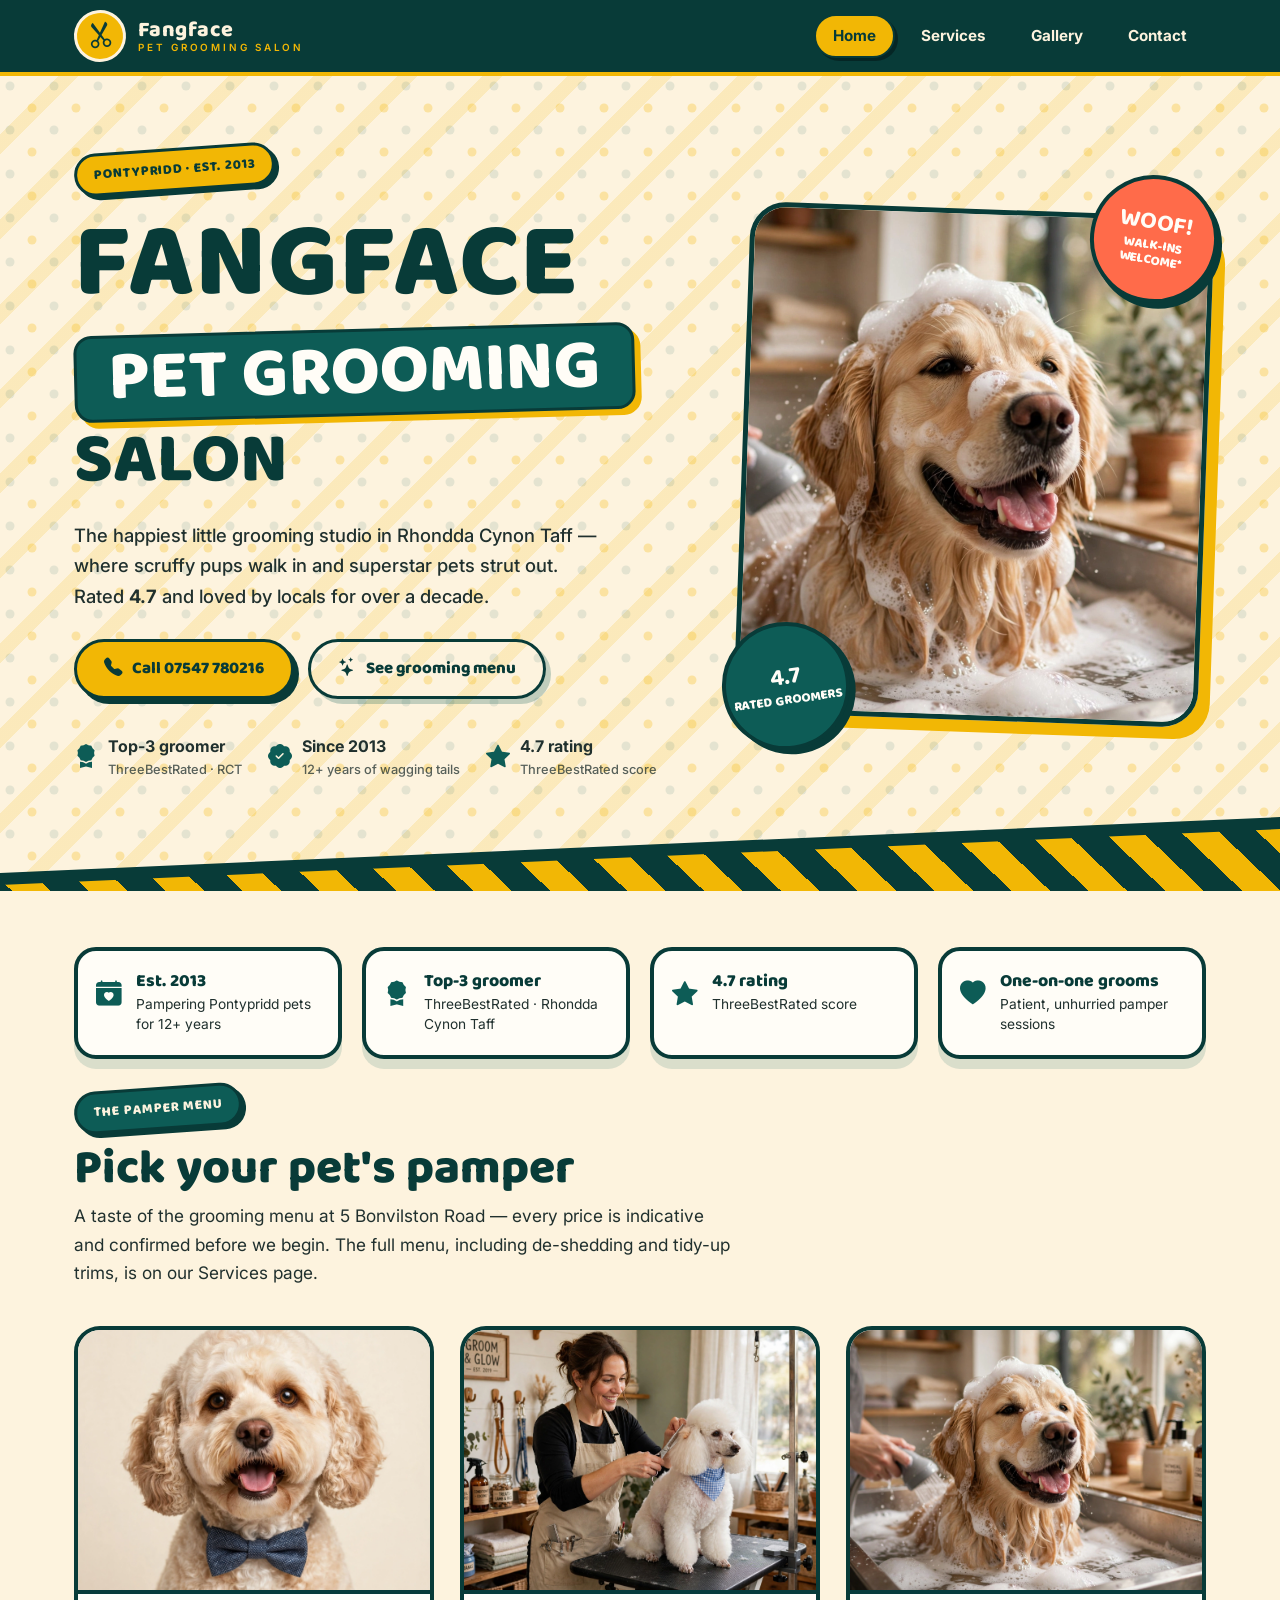
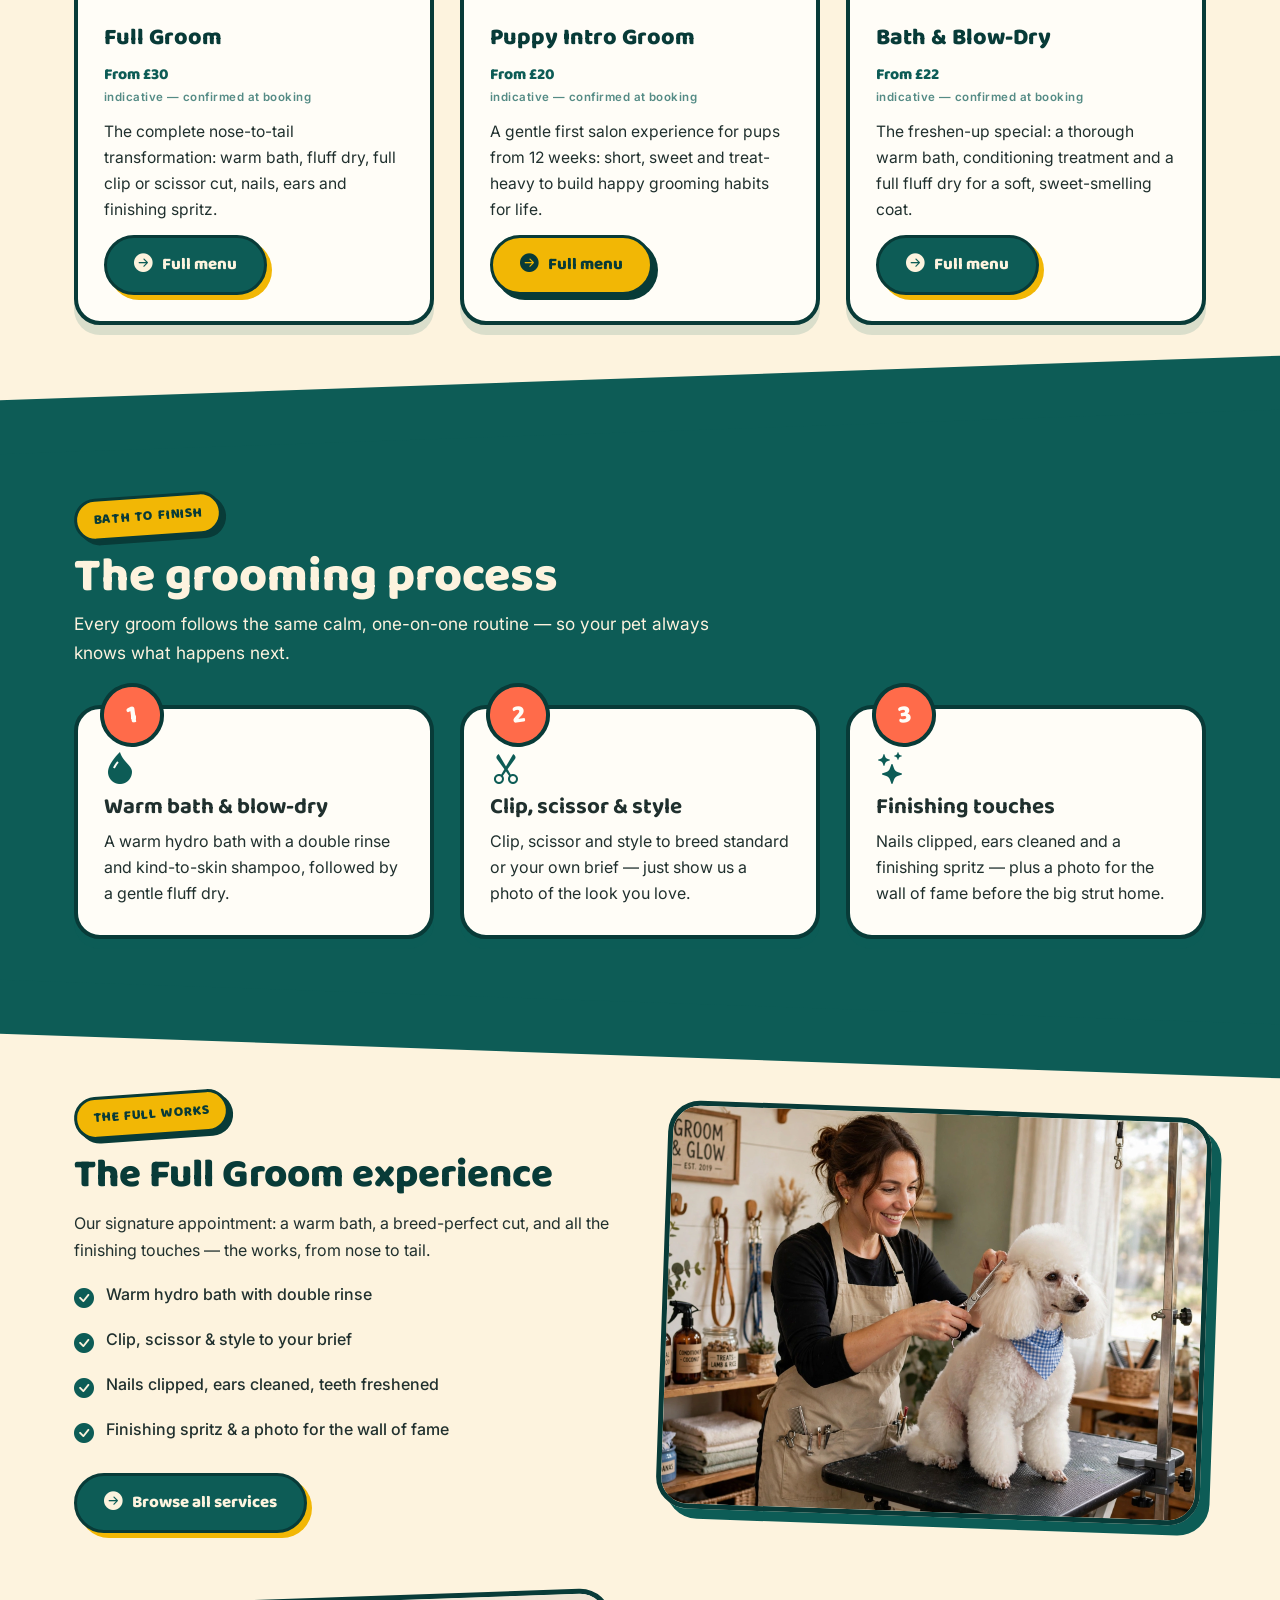
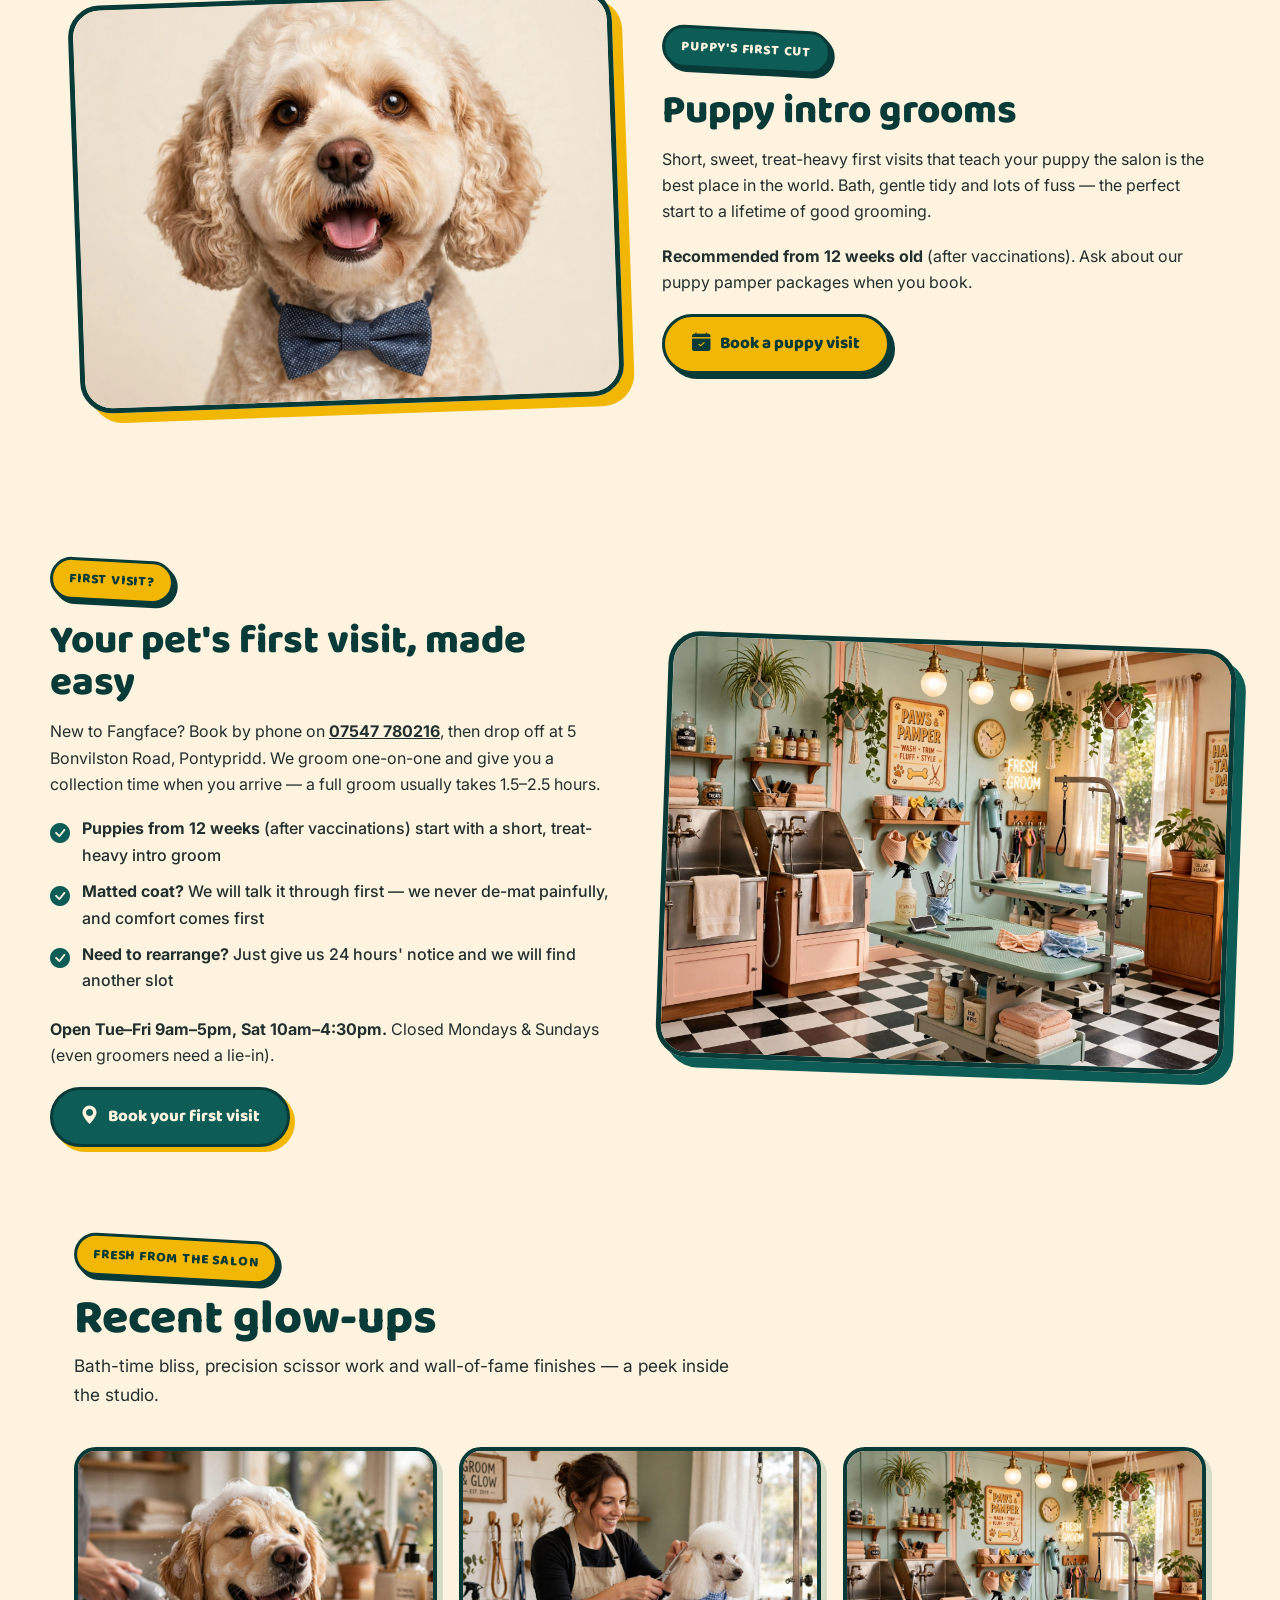
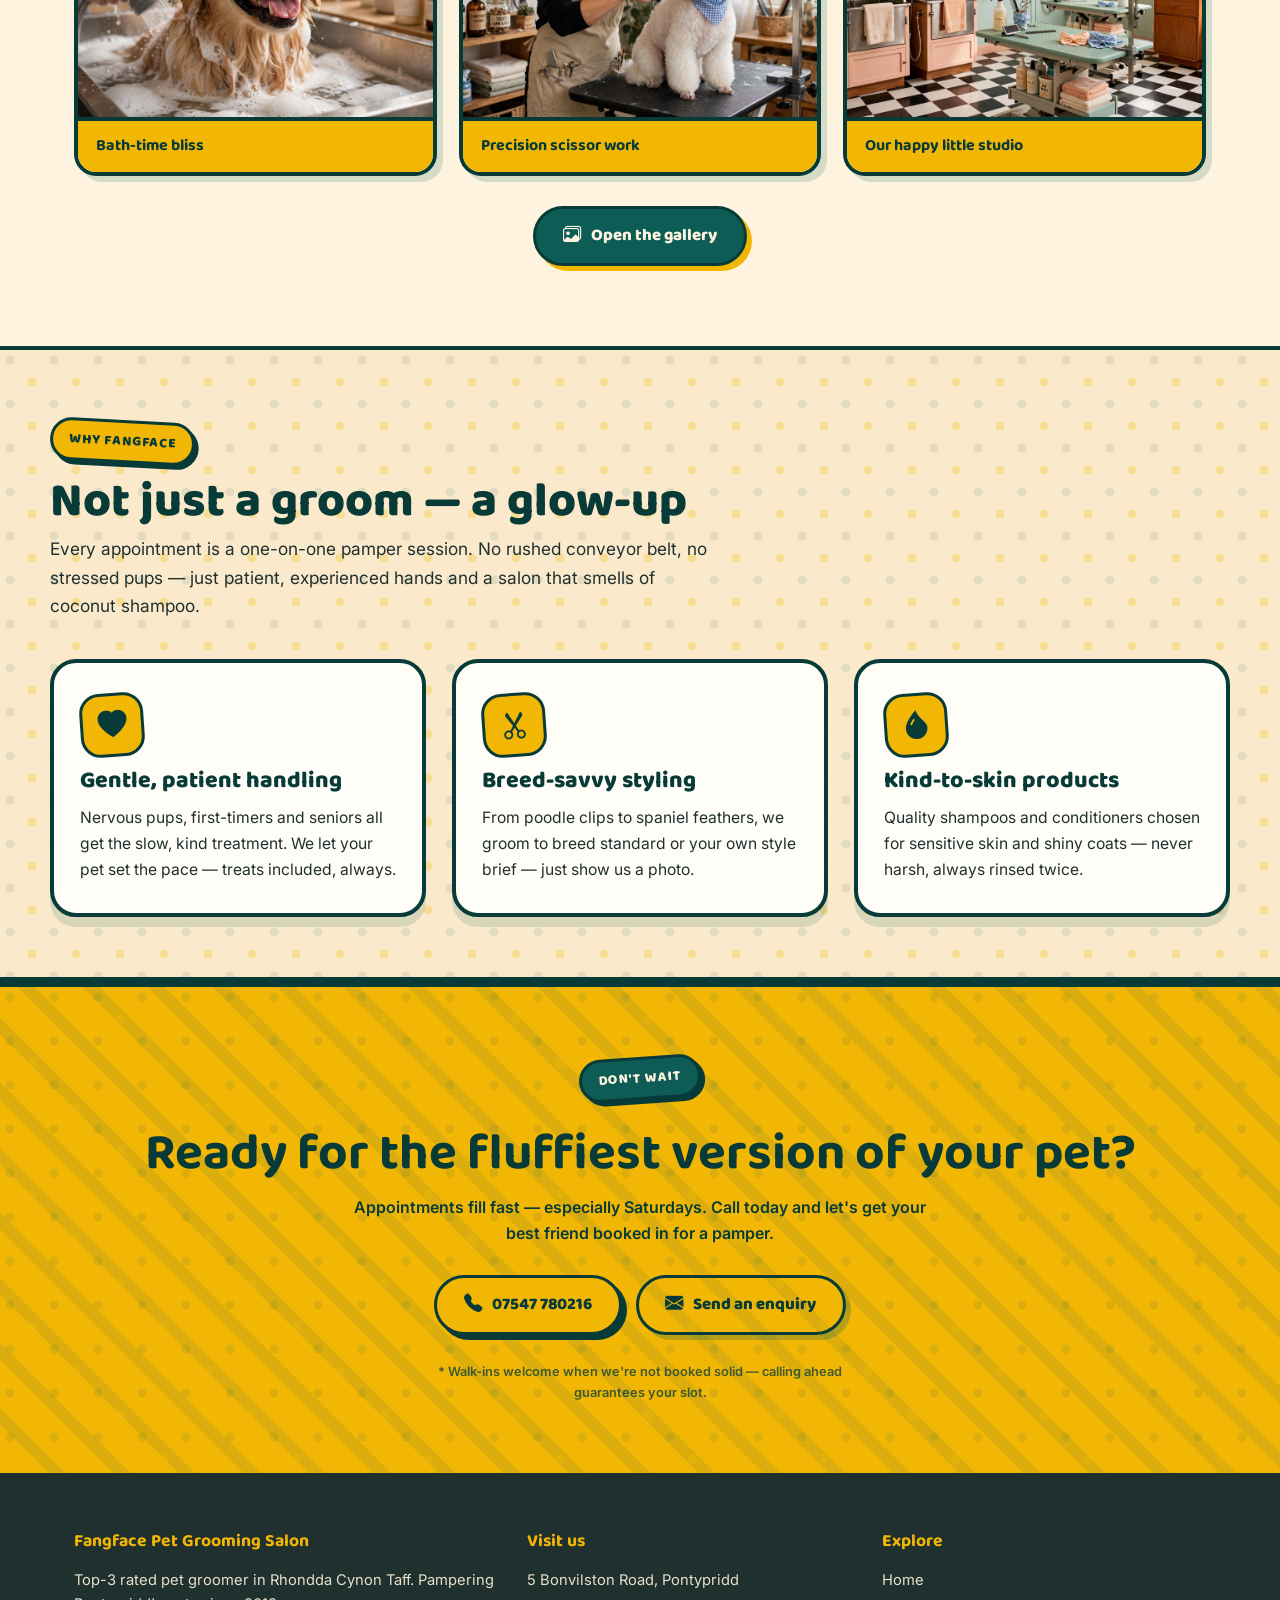
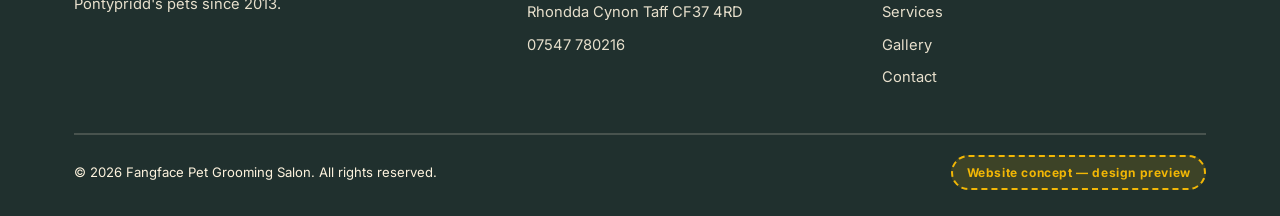
<file: index.html>
<!DOCTYPE html>
<html lang="en-GB">
<head>
  <meta charset="UTF-8">
  <meta name="viewport" content="width=device-width, initial-scale=1.0">
  <title>Fangface Pet Grooming Salon | Top-3 Dog Groomer in Pontypridd, Rhondda Cynon Taff</title>
  <meta name="description" content="Fangface Pet Grooming Salon in Pontypridd — a top-3 rated pet groomer in Rhondda Cynon Taff, pampering local pets since 2013. Full grooms, puppy trims, de-shedding & nail care. Call 07547 780216.">
  <meta property="og:title" content="Fangface Pet Grooming Salon — Pontypridd's playful pet pamper studio">
  <meta property="og:description" content="Top-3 rated pet groomer in Rhondda Cynon Taff. Trading since 2013 with a 4.7 rating. Call 07547 780216 to book.">
  <meta property="og:type" content="website">
  <link rel="stylesheet" href="https://cdn.jsdelivr.net/npm/bootstrap-icons@1.11.3/font/bootstrap-icons.min.css">
  <link rel="stylesheet" href="styles.css">
</head>
<body>

<nav class="site-nav" aria-label="Main navigation">
  <div class="nav-inner">
    <a class="brand" href="index.html">
      <span class="brand-mark"><i class="bi bi-scissors" aria-hidden="true"></i></span>
      <span class="brand-name">Fangface<small>Pet Grooming Salon</small></span>
    </a>
    <div class="nav-links">
      <a href="index.html" class="active" aria-current="page">Home</a>
      <a href="services.html">Services</a>
      <a href="gallery.html">Gallery</a>
      <a href="contact.html">Contact</a>
    </div>
      <button class="nav-toggle" aria-label="Open menu" aria-expanded="false"><i class="bi bi-list" aria-hidden="true"></i></button>
  </div>
</nav>

<header class="hero">
  <div class="wrap hero-grid">
    <div>
      <p class="hero-kicker"><span class="sticker">Pontypridd &middot; Est. 2013</span></p>
      <h1 class="hero-title">
        <span class="line l1">FANGFACE</span>
        <span class="line l2">PET GROOMING</span>
        <span class="line l3">SALON</span>
      </h1>
      <p class="hero-sub">The happiest little grooming studio in Rhondda Cynon Taff — where scruffy pups walk in and superstar pets strut out. Rated <strong>4.7</strong> and loved by locals for over a decade.</p>
      <div class="hero-ctas">
        <a class="btn btn-mustard" href="tel:+447547780216"><i class="bi bi-telephone-fill"></i> Call 07547 780216</a>
        <a class="btn btn-ghost" href="services.html"><i class="bi bi-stars"></i> See grooming menu</a>
      </div>
      <div class="hero-meta">
        <div class="meta-item"><i class="bi bi-award-fill"></i><span>Top-3 groomer<small>ThreeBestRated &middot; RCT</small></span></div>
        <div class="meta-item"><i class="bi bi-patch-check-fill"></i><span>Since 2013<small>12+ years of wagging tails</small></span></div>
        <div class="meta-item"><i class="bi bi-star-fill"></i><span>4.7 rating<small>ThreeBestRated score</small></span></div>
      </div>
    </div>
    <div class="hero-photo">
      <div class="badge-float a"><b>Woof!</b>walk-ins welcome*</div>
      <img src="images/hero-bath.webp" alt="Happy golden retriever enjoying a bubbly bath at Fangface Pet Grooming Salon">
      <div class="badge-float b"><b>4.7</b>rated groomers</div>
    </div>
  </div>
  <div class="hero-stripes" aria-hidden="true"></div>
</header>

<main>
  <!-- HIGHLIGHTS STRIP -->
  <!-- HIGHLIGHTS STRIP -->
  <section class="wrap" style="padding:56px 24px 8px;" aria-label="Salon highlights">
    <div class="highlights">
      <div class="highlight"><i class="bi bi-calendar-heart-fill"></i><div><strong>Est. 2013</strong><span>Pampering Pontypridd pets for 12+ years</span></div></div>
      <div class="highlight"><i class="bi bi-award-fill"></i><div><strong>Top-3 groomer</strong><span>ThreeBestRated · Rhondda Cynon Taff</span></div></div>
      <div class="highlight"><i class="bi bi-star-fill"></i><div><strong>4.7 rating</strong><span>ThreeBestRated score</span></div></div>
      <div class="highlight"><i class="bi bi-heart-fill"></i><div><strong>One-on-one grooms</strong><span>Patient, unhurried pamper sessions</span></div></div>
    </div>
  </section>
  <!-- SERVICES PREVIEW -->
  <section class="wrap" style="padding:20px 24px 10px;">
    <p class="section-kicker"><span class="sticker teal">The pamper menu</span></p>
    <h2 class="section-title">Pick your pet's pamper</h2>
    <p class="section-lead">A taste of the grooming menu at 5 Bonvilston Road — every price is indicative and confirmed before we begin. The full menu, including de-shedding and tidy-up trims, is on our Services page.</p>
    <div class="card-grid">
      <article class="card photo-card">
        <img src="images/fluffy-dog.webp" alt="Freshly groomed fluffy cockapoo with a neat haircut and bow tie" loading="lazy">
        <h3>Full Groom</h3>
        <p class="price-tag">From £30 <small>indicative — confirmed at booking</small></p>
        <p>The complete nose-to-tail transformation: warm bath, fluff dry, full clip or scissor cut, nails, ears and finishing spritz.</p>
        <a class="btn btn-teal" href="services.html"><i class="bi bi-arrow-right-circle-fill"></i> Full menu</a>
      </article>
      <article class="card photo-card">
        <img src="images/groomer-poodle.webp" alt="Groomer carefully scissoring a fluffy white poodle on the salon table" loading="lazy">
        <h3>Puppy Intro Groom</h3>
        <p class="price-tag">From £20 <small>indicative — confirmed at booking</small></p>
        <p>A gentle first salon experience for pups from 12 weeks: short, sweet and treat-heavy to build happy grooming habits for life.</p>
        <a class="btn btn-mustard" href="services.html"><i class="bi bi-arrow-right-circle-fill"></i> Full menu</a>
      </article>
      <article class="card photo-card">
        <img src="images/hero-bath.webp" alt="Happy golden retriever enjoying a bubbly bath at Fangface" loading="lazy">
        <h3>Bath &amp; Blow-Dry</h3>
        <p class="price-tag">From £22 <small>indicative — confirmed at booking</small></p>
        <p>The freshen-up special: a thorough warm bath, conditioning treatment and a full fluff dry for a soft, sweet-smelling coat.</p>
        <a class="btn btn-teal" href="services.html"><i class="bi bi-arrow-right-circle-fill"></i> Full menu</a>
      </article>
    </div>
  </section>
  <section class="diag teal-band" style="margin-top:70px;">
    <div class="wrap">
      <p class="section-kicker"><span class="sticker">Bath to finish</span></p>
      <h2 class="section-title">The grooming process</h2>
      <p class="section-lead">Every groom follows the same calm, one-on-one routine — so your pet always knows what happens next.</p>
      <div class="steps">
        <div class="step">
          <i class="bi bi-droplet-fill"></i>
          <h3>Warm bath &amp; blow-dry</h3>
          <p>A warm hydro bath with a double rinse and kind-to-skin shampoo, followed by a gentle fluff dry.</p>
        </div>
        <div class="step">
          <i class="bi bi-scissors"></i>
          <h3>Clip, scissor &amp; style</h3>
          <p>Clip, scissor and style to breed standard or your own brief — just show us a photo of the look you love.</p>
        </div>
        <div class="step">
          <i class="bi bi-stars"></i>
          <h3>Finishing touches</h3>
          <p>Nails clipped, ears cleaned and a finishing spritz — plus a photo for the wall of fame before the big strut home.</p>
        </div>
      </div>
    </div>
  </section>
  <section class="wrap">
    <div class="zig">
      <div class="zig-text">
        <p class="section-kicker"><span class="sticker">The full works</span></p>
        <h2 class="section-title">The Full Groom experience</h2>
        <p>Our signature appointment: a warm bath, a breed-perfect cut, and all the finishing touches — the works, from nose to tail.</p>
        <ul class="tick-list">
          <li><i class="bi bi-check-circle-fill"></i><span>Warm hydro bath with double rinse</span></li>
          <li><i class="bi bi-check-circle-fill"></i><span>Clip, scissor &amp; style to your brief</span></li>
          <li><i class="bi bi-check-circle-fill"></i><span>Nails clipped, ears cleaned, teeth freshened</span></li>
          <li><i class="bi bi-check-circle-fill"></i><span>Finishing spritz &amp; a photo for the wall of fame</span></li>
        </ul>
        <a class="btn btn-teal" href="services.html"><i class="bi bi-arrow-right-circle-fill"></i> Browse all services</a>
      </div>
      <div class="zig-img">
        <img src="images/groomer-poodle.webp" alt="Groomer carefully scissoring a fluffy white poodle on the salon table">
      </div>
    </div>

    <div class="zig">
      <div class="zig-text">
        <p class="section-kicker"><span class="sticker teal tilt-r">Puppy's first cut</span></p>
        <h2 class="section-title">Puppy intro grooms</h2>
        <p>Short, sweet, treat-heavy first visits that teach your puppy the salon is the best place in the world. Bath, gentle tidy and lots of fuss — the perfect start to a lifetime of good grooming.</p>
        <p><strong>Recommended from 12 weeks old</strong> (after vaccinations). Ask about our puppy pamper packages when you book.</p>
        <a class="btn btn-mustard" href="contact.html"><i class="bi bi-calendar-check-fill"></i> Book a puppy visit</a>
      </div>
      <div class="zig-img">
        <img src="images/fluffy-dog.webp" alt="Freshly groomed fluffy cockapoo with a neat haircut and bow tie">
      </div>
    </div>
  </section>
  <section class="wrap" style="padding:90px 0;">
    <div class="zig" style="margin:0;">
      <div class="zig-text">
        <p class="section-kicker"><span class="sticker tilt-r">First visit?</span></p>
        <h2 class="section-title">Your pet's first visit, made easy</h2>
        <p>New to Fangface? Book by phone on <a href="tel:+447547780216" style="color:inherit;font-weight:700;">07547 780216</a>, then drop off at 5 Bonvilston Road, Pontypridd. We groom one-on-one and give you a collection time when you arrive — a full groom usually takes 1.5–2.5 hours.</p>
        <ul class="tick-list">
          <li><i class="bi bi-check-circle-fill"></i><span><strong>Puppies from 12 weeks</strong> (after vaccinations) start with a short, treat-heavy intro groom</span></li>
          <li><i class="bi bi-check-circle-fill"></i><span><strong>Matted coat?</strong> We will talk it through first — we never de-mat painfully, and comfort comes first</span></li>
          <li><i class="bi bi-check-circle-fill"></i><span><strong>Need to rearrange?</strong> Just give us 24 hours' notice and we will find another slot</span></li>
        </ul>
        <p><strong>Open Tue–Fri 9am–5pm, Sat 10am–4:30pm.</strong> Closed Mondays &amp; Sundays (even groomers need a lie-in).</p>
        <a class="btn btn-teal" href="contact.html"><i class="bi bi-geo-alt-fill"></i> Book your first visit</a>
      </div>
      <div class="zig-img">
        <img src="images/salon-interior.webp" alt="Bright cheerful interior of Fangface Pet Grooming Salon with grooming tables and tubs">
      </div>
    </div>
  </section>
  <!-- GALLERY PREVIEW -->
  <section class="wrap" style="padding:0 24px 80px;">
    <p class="section-kicker"><span class="sticker tilt-r">Fresh from the salon</span></p>
    <h2 class="section-title">Recent glow-ups</h2>
    <p class="section-lead">Bath-time bliss, precision scissor work and wall-of-fame finishes — a peek inside the studio.</p>
    <div class="gallery-strip">
      <figure><img src="images/hero-bath.webp" alt="Golden retriever grinning during a bubbly bath" loading="lazy"><figcaption>Bath-time bliss</figcaption></figure>
      <figure><img src="images/groomer-poodle.webp" alt="Groomer giving a poodle a careful scissor finish" loading="lazy"><figcaption>Precision scissor work</figcaption></figure>
      <figure><img src="images/salon-interior.webp" alt="Inside the bright Fangface salon studio on Bonvilston Road" loading="lazy"><figcaption>Our happy little studio</figcaption></figure>
    </div>
    <div style="text-align:center;margin-top:30px;"><a class="btn btn-teal" href="gallery.html"><i class="bi bi-images"></i> Open the gallery</a></div>
  </section>
  <section class="dot-band">
  <div class="wrap" style="padding:70px 0 60px;">
    <p class="section-kicker"><span class="sticker tilt-r">Why Fangface</span></p>
    <h2 class="section-title">Not just a groom — a glow-up</h2>
    <p class="section-lead">Every appointment is a one-on-one pamper session. No rushed conveyor belt, no stressed pups — just patient, experienced hands and a salon that smells of coconut shampoo.</p>
    <div class="card-grid">
      <article class="card">
        <span class="icon-tile"><i class="bi bi-heart-fill"></i></span>
        <h3>Gentle, patient handling</h3>
        <p>Nervous pups, first-timers and seniors all get the slow, kind treatment. We let your pet set the pace — treats included, always.</p>
      </article>
      <article class="card">
        <span class="icon-tile"><i class="bi bi-scissors"></i></span>
        <h3>Breed-savvy styling</h3>
        <p>From poodle clips to spaniel feathers, we groom to breed standard or your own style brief — just show us a photo.</p>
      </article>
      <article class="card">
        <span class="icon-tile"><i class="bi bi-droplet-fill"></i></span>
        <h3>Kind-to-skin products</h3>
        <p>Quality shampoos and conditioners chosen for sensitive skin and shiny coats — never harsh, always rinsed twice.</p>
      </article>
    </div>
  </div>
  </section>

  

  

  

  
  

  

  

  
  

  
  

  <section class="cta-band mustard">
    <div class="wrap">
      <p class="section-kicker"><span class="sticker teal">Don't wait</span></p>
      <h2>Ready for the fluffiest version of your pet?</h2>
      <p>Appointments fill fast — especially Saturdays. Call today and let's get your best friend booked in for a pamper.</p>
      <div class="btn-row">
        <a class="btn btn-mustard" href="tel:+447547780216"><i class="bi bi-telephone-fill"></i> 07547 780216</a>
        <a class="btn btn-ghost" href="contact.html"><i class="bi bi-envelope-fill"></i> Send an enquiry</a>
      </div>
      <p style="font-size:.8rem;margin:26px auto 0;opacity:.75;">* Walk-ins welcome when we're not booked solid — calling ahead guarantees your slot.</p>
    </div>
  </section>
</main>

<footer class="site-footer">
  <div class="wrap">
    <div class="footer-grid">
      <div>
        <h4>Fangface Pet Grooming Salon</h4>
        <p>Top-3 rated pet groomer in Rhondda Cynon Taff. Pampering Pontypridd's pets since 2013.</p>
      </div>
      <div>
        <h4>Visit us</h4>
        <ul>
          <li>5 Bonvilston Road, Pontypridd</li>
          <li>Rhondda Cynon Taff CF37 4RD</li>
          <li><a href="tel:+447547780216">07547 780216</a></li>
        </ul>
      </div>
      <div>
        <h4>Explore</h4>
        <ul>
          <li><a href="index.html">Home</a></li>
          <li><a href="services.html">Services</a></li>
          <li><a href="gallery.html">Gallery</a></li>
          <li><a href="contact.html">Contact</a></li>
        </ul>
      </div>
    </div>
    <div class="footer-bottom">
      <span>&copy; 2026 Fangface Pet Grooming Salon. All rights reserved.</span>
      <span class="concept-badge">Website concept — design preview</span>
    </div>
  </div>
</footer>


<script>
document.addEventListener('DOMContentLoaded', function () {
  var btn = document.querySelector('.nav-toggle');
  var panel = document.querySelector('.nav-links');
  if (btn && panel) {
    btn.addEventListener('click', function () {
      var open = panel.classList.toggle('open');
      btn.setAttribute('aria-expanded', open ? 'true' : 'false');
    });
    panel.addEventListener('click', function (e) {
      if (e.target.closest('a')) {
        panel.classList.remove('open');
        btn.setAttribute('aria-expanded', 'false');
      }
    });
  }
});
</script>
</body>
</html>
</file>
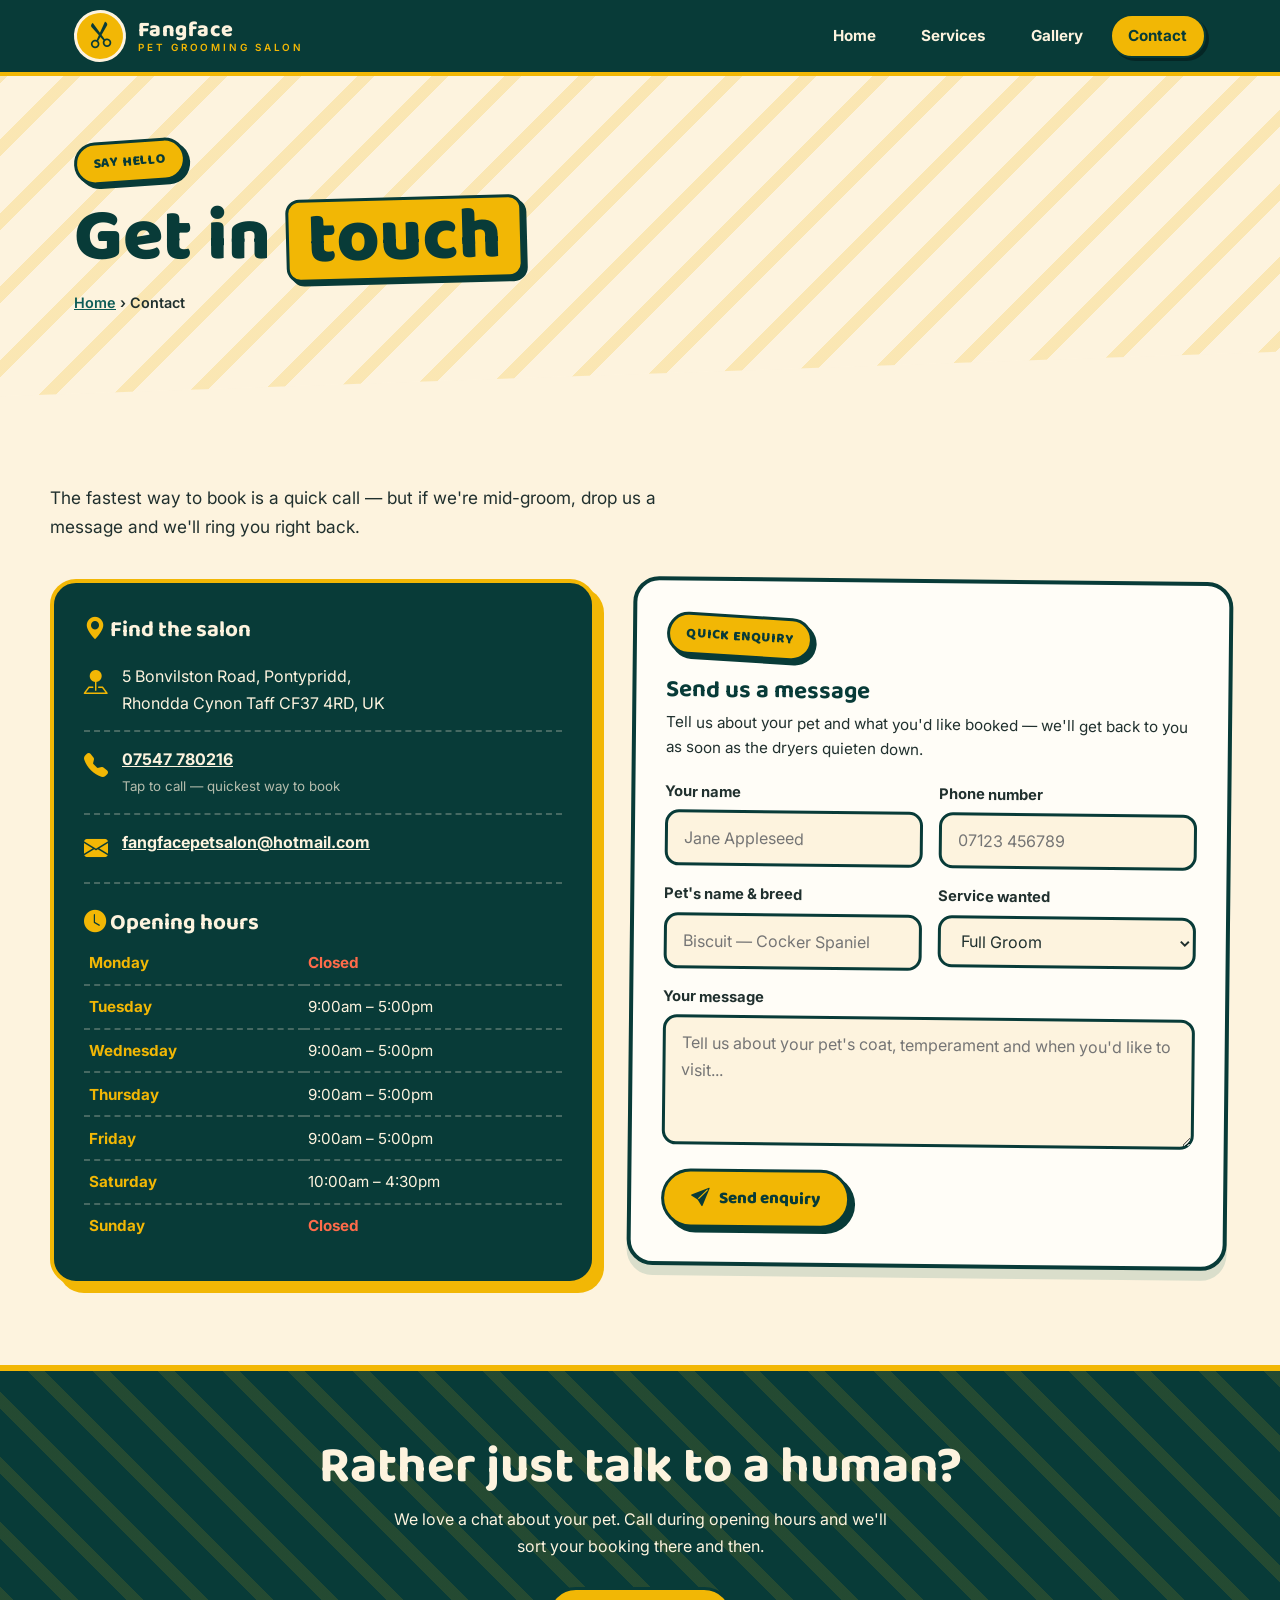
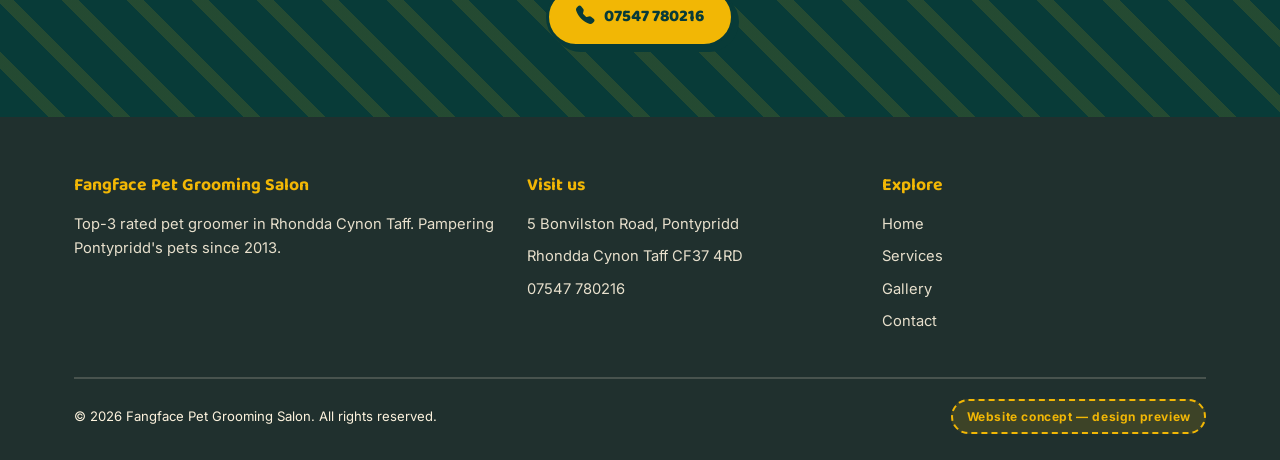
<file: contact.html>
<!DOCTYPE html>
<html lang="en-GB">
<head>
  <meta charset="UTF-8">
  <meta name="viewport" content="width=device-width, initial-scale=1.0">
  <title>Contact &amp; Opening Hours | Fangface Pet Grooming Salon, Pontypridd</title>
  <meta name="description" content="Find Fangface Pet Grooming Salon at 5 Bonvilston Road, Pontypridd CF37 4RD. Open Tue–Fri 9–5, Sat 10–4:30. Call 07547 780216 or send an enquiry.">
  <meta property="og:title" content="Contact — Fangface Pet Grooming Salon">
  <meta property="og:description" content="5 Bonvilston Road, Pontypridd CF37 4RD. Open Tue–Fri 9–5, Sat 10–4:30. Call 07547 780216.">
  <meta property="og:type" content="website">
  <link rel="stylesheet" href="https://cdn.jsdelivr.net/npm/bootstrap-icons@1.11.3/font/bootstrap-icons.min.css">
  <link rel="stylesheet" href="styles.css">
</head>
<body>

<nav class="site-nav" aria-label="Main navigation">
  <div class="nav-inner">
    <a class="brand" href="index.html">
      <span class="brand-mark"><i class="bi bi-scissors" aria-hidden="true"></i></span>
      <span class="brand-name">Fangface<small>Pet Grooming Salon</small></span>
    </a>
    <div class="nav-links">
      <a href="index.html">Home</a>
      <a href="services.html">Services</a>
      <a href="gallery.html">Gallery</a>
      <a href="contact.html" class="active" aria-current="page">Contact</a>
    </div>
      <button class="nav-toggle" aria-label="Open menu" aria-expanded="false"><i class="bi bi-list" aria-hidden="true"></i></button>
  </div>
</nav>

<header class="page-hero">
  <div class="wrap">
    <p class="section-kicker"><span class="sticker">Say hello</span></p>
    <h1>Get in <span class="hl">touch</span></h1>
    <p class="crumb"><a href="index.html">Home</a> &rsaquo; Contact</p>
  </div>
</header>

<main>
  <section class="wrap" style="padding:80px 0;">
    <p class="section-lead">The fastest way to book is a quick call — but if we're mid-groom, drop us a message and we'll ring you right back.</p>
    <div class="contact-grid">
      <div class="info-card">
        <h3><i class="bi bi-geo-alt-fill" style="color:var(--mustard);"></i> Find the salon</h3>
        <div class="info-row">
          <i class="bi bi-pin-map-fill"></i>
          <div>5 Bonvilston Road, Pontypridd,<br>Rhondda Cynon Taff CF37 4RD, UK</div>
        </div>
        <div class="info-row">
          <i class="bi bi-telephone-fill"></i>
          <div><a href="tel:+447547780216">07547 780216</a><br><small style="opacity:.7;">Tap to call — quickest way to book</small></div>
        </div>
        <div class="info-row">
          <i class="bi bi-envelope-fill"></i>
          <div><a href="mailto:fangfacepetsalon@hotmail.com">fangfacepetsalon@hotmail.com</a></div>
        </div>

        <h3 style="margin-top:26px;"><i class="bi bi-clock-fill" style="color:var(--mustard);"></i> Opening hours</h3>
        <table class="hours-table" aria-label="Opening hours">
          <tr><td>Monday</td><td class="closed">Closed</td></tr>
          <tr><td>Tuesday</td><td>9:00am – 5:00pm</td></tr>
          <tr><td>Wednesday</td><td>9:00am – 5:00pm</td></tr>
          <tr><td>Thursday</td><td>9:00am – 5:00pm</td></tr>
          <tr><td>Friday</td><td>9:00am – 5:00pm</td></tr>
          <tr><td>Saturday</td><td>10:00am – 4:30pm</td></tr>
          <tr><td>Sunday</td><td class="closed">Closed</td></tr>
        </table>
      </div>

      <div class="form-card">
        <p><span class="sticker tilt-r">Quick enquiry</span></p>
        <h3>Send us a message</h3>
        <p>Tell us about your pet and what you'd like booked — we'll get back to you as soon as the dryers quieten down.</p>
        <form action="mailto:fangfacepetsalon@hotmail.com" method="post" enctype="text/plain">
          <div class="two-col">
            <div class="field">
              <label for="name">Your name</label>
              <input type="text" id="name" name="name" placeholder="Jane Appleseed" required>
            </div>
            <div class="field">
              <label for="phone">Phone number</label>
              <input type="tel" id="phone" name="phone" placeholder="07123 456789" required>
            </div>
          </div>
          <div class="two-col">
            <div class="field">
              <label for="pet">Pet's name &amp; breed</label>
              <input type="text" id="pet" name="pet" placeholder="Biscuit — Cocker Spaniel">
            </div>
            <div class="field">
              <label for="service">Service wanted</label>
              <select id="service" name="service">
                <option>Full Groom</option>
                <option>Puppy Intro Groom</option>
                <option>Bath &amp; Blow-Dry</option>
                <option>De-Shedding Treatment</option>
                <option>Tidy-Up Trim</option>
                <option>Nails / Ears / Extras</option>
                <option>Not sure — advise me!</option>
              </select>
            </div>
          </div>
          <div class="field">
            <label for="message">Your message</label>
            <textarea id="message" name="message" placeholder="Tell us about your pet's coat, temperament and when you'd like to visit..." required></textarea>
          </div>
          <button class="btn btn-mustard" type="submit"><i class="bi bi-send-fill"></i> Send enquiry</button>
        </form>
      </div>
    </div>
  </section>

  <section class="cta-band">
    <div class="wrap">
      <h2>Rather just talk to a human?</h2>
      <p>We love a chat about your pet. Call during opening hours and we'll sort your booking there and then.</p>
      <div class="btn-row">
        <a class="btn btn-mustard" href="tel:+447547780216"><i class="bi bi-telephone-fill"></i> 07547 780216</a>
      </div>
    </div>
  </section>
</main>

<footer class="site-footer">
  <div class="wrap">
    <div class="footer-grid">
      <div>
        <h4>Fangface Pet Grooming Salon</h4>
        <p>Top-3 rated pet groomer in Rhondda Cynon Taff. Pampering Pontypridd's pets since 2013.</p>
      </div>
      <div>
        <h4>Visit us</h4>
        <ul>
          <li>5 Bonvilston Road, Pontypridd</li>
          <li>Rhondda Cynon Taff CF37 4RD</li>
          <li><a href="tel:+447547780216">07547 780216</a></li>
        </ul>
      </div>
      <div>
        <h4>Explore</h4>
        <ul>
          <li><a href="index.html">Home</a></li>
          <li><a href="services.html">Services</a></li>
          <li><a href="gallery.html">Gallery</a></li>
          <li><a href="contact.html">Contact</a></li>
        </ul>
      </div>
    </div>
    <div class="footer-bottom">
      <span>&copy; 2026 Fangface Pet Grooming Salon. All rights reserved.</span>
      <span class="concept-badge">Website concept — design preview</span>
    </div>
  </div>
</footer>


<script>
document.addEventListener('DOMContentLoaded', function () {
  var btn = document.querySelector('.nav-toggle');
  var panel = document.querySelector('.nav-links');
  if (btn && panel) {
    btn.addEventListener('click', function () {
      var open = panel.classList.toggle('open');
      btn.setAttribute('aria-expanded', open ? 'true' : 'false');
    });
    panel.addEventListener('click', function (e) {
      if (e.target.closest('a')) {
        panel.classList.remove('open');
        btn.setAttribute('aria-expanded', 'false');
      }
    });
  }
});
</script>
</body>
</html>
</file>
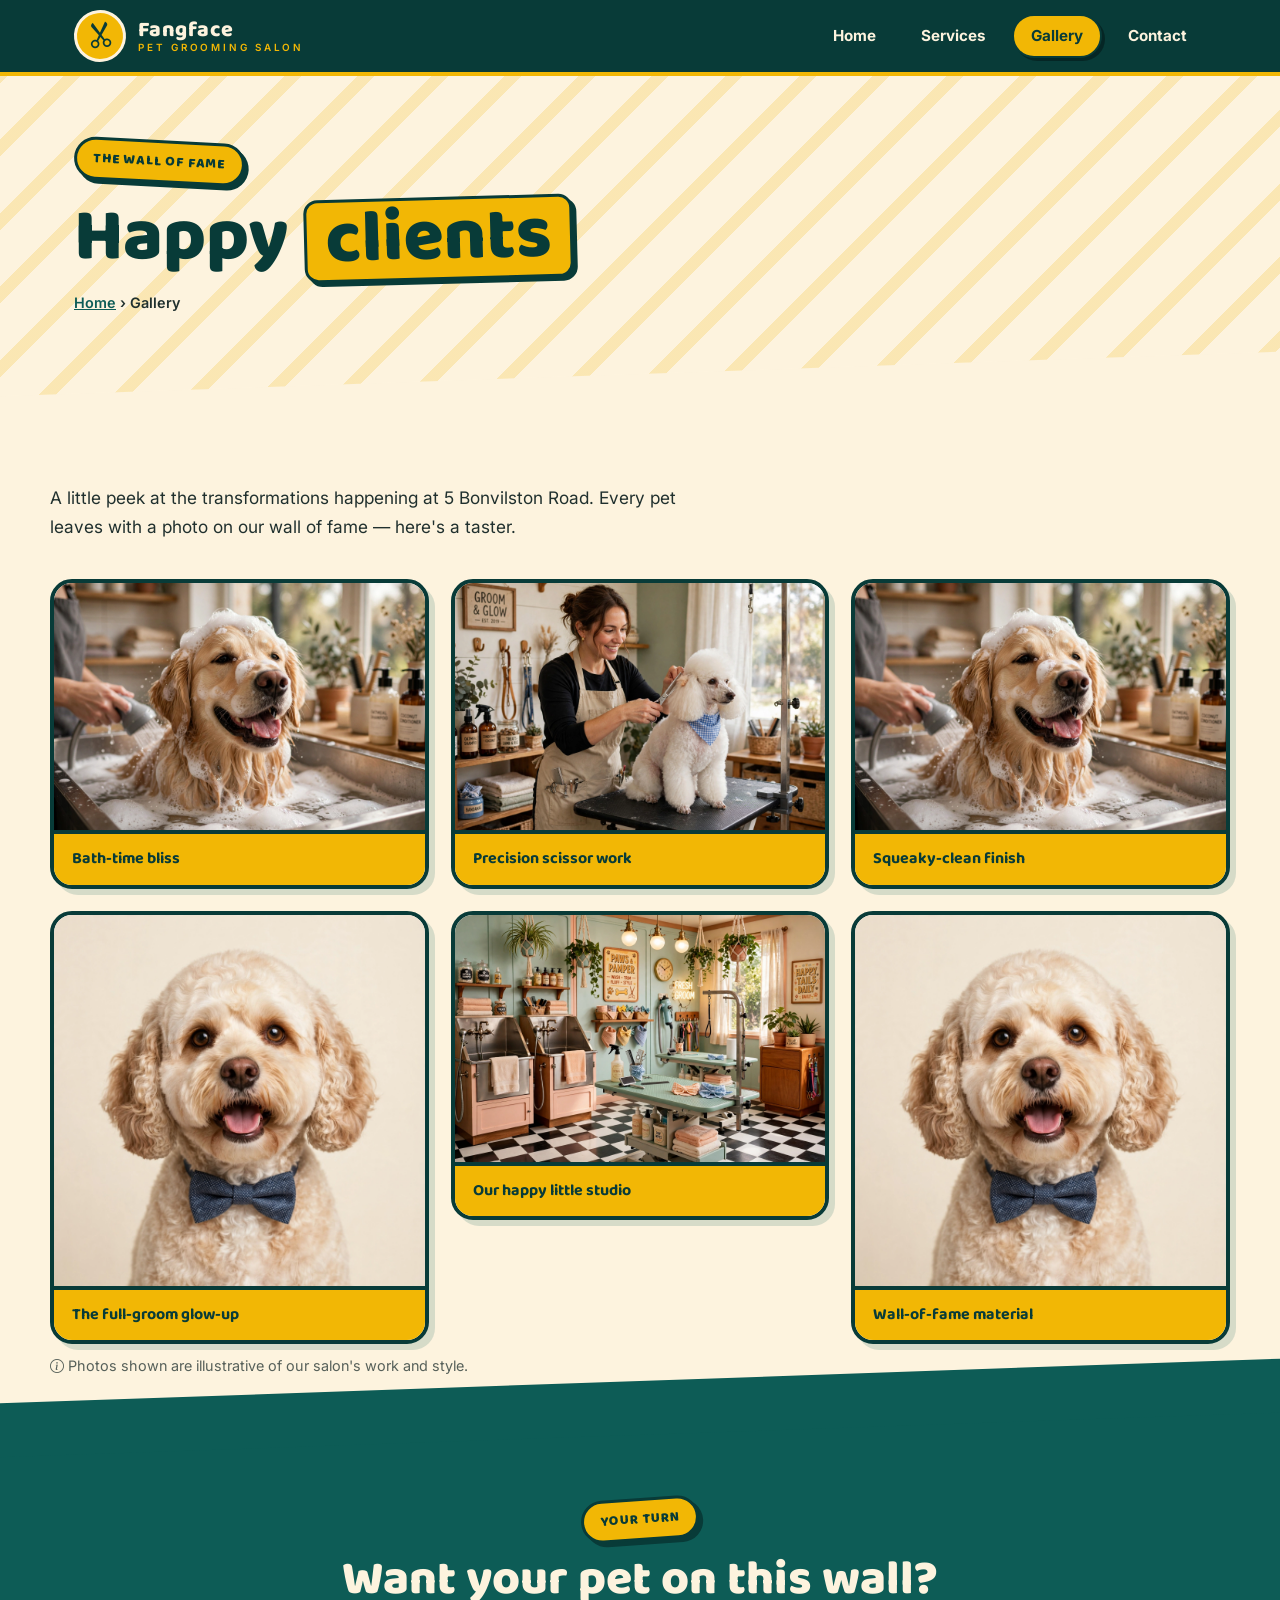
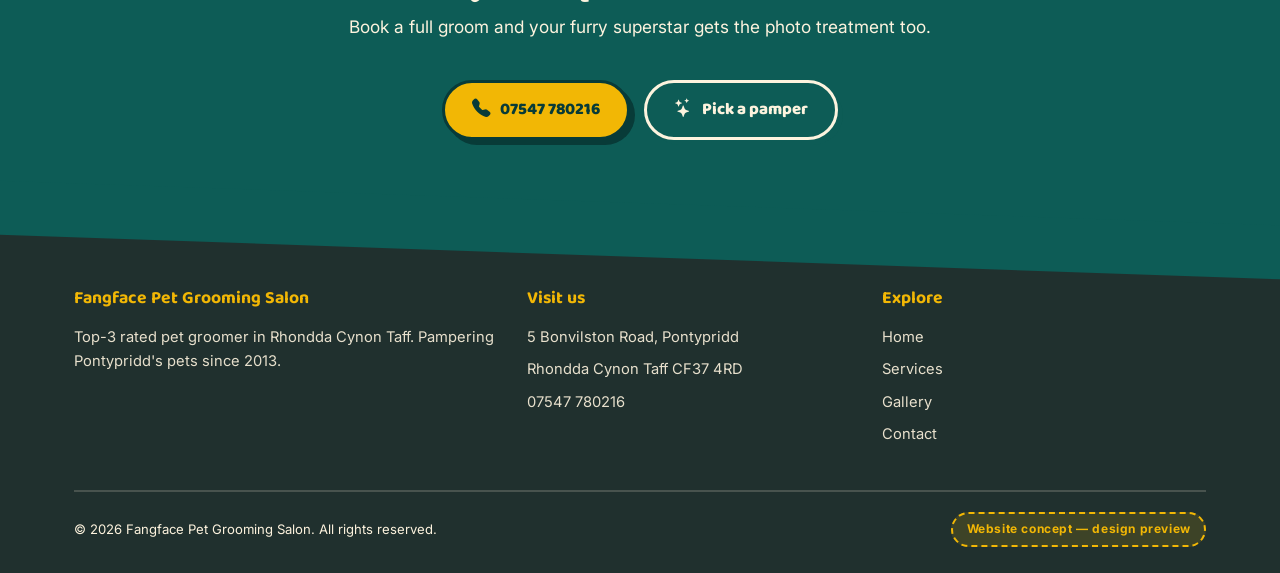
<file: gallery.html>
<!DOCTYPE html>
<html lang="en-GB">
<head>
  <meta charset="UTF-8">
  <meta name="viewport" content="width=device-width, initial-scale=1.0">
  <title>Gallery — Happy Clients | Fangface Pet Grooming Salon, Pontypridd</title>
  <meta name="description" content="A peek at the pampered pups of Fangface Pet Grooming Salon, Pontypridd — fresh cuts, fluffy finishes and very happy faces. Call 07547 780216 to book your pet's glow-up.">
  <meta property="og:title" content="Gallery — Fangface Pet Grooming Salon">
  <meta property="og:description" content="Fresh cuts, fluffy finishes and very happy faces from Pontypridd's top-3 rated groomer.">
  <meta property="og:type" content="website">
  <link rel="stylesheet" href="https://cdn.jsdelivr.net/npm/bootstrap-icons@1.11.3/font/bootstrap-icons.min.css">
  <link rel="stylesheet" href="styles.css">
</head>
<body>

<nav class="site-nav" aria-label="Main navigation">
  <div class="nav-inner">
    <a class="brand" href="index.html">
      <span class="brand-mark"><i class="bi bi-scissors" aria-hidden="true"></i></span>
      <span class="brand-name">Fangface<small>Pet Grooming Salon</small></span>
    </a>
    <div class="nav-links">
      <a href="index.html">Home</a>
      <a href="services.html">Services</a>
      <a href="gallery.html" class="active" aria-current="page">Gallery</a>
      <a href="contact.html">Contact</a>
    </div>
      <button class="nav-toggle" aria-label="Open menu" aria-expanded="false"><i class="bi bi-list" aria-hidden="true"></i></button>
  </div>
</nav>

<header class="page-hero">
  <div class="wrap">
    <p class="section-kicker"><span class="sticker tilt-r">The wall of fame</span></p>
    <h1>Happy <span class="hl">clients</span></h1>
    <p class="crumb"><a href="index.html">Home</a> &rsaquo; Gallery</p>
  </div>
</header>

<main>
  <section class="wrap" style="padding:80px 0 30px;">
    <p class="section-lead">A little peek at the transformations happening at 5 Bonvilston Road. Every pet leaves with a photo on our wall of fame — here's a taster.</p>
    <div class="masonry">
      <figure class="m-item">
        <img src="images/hero-bath.webp" alt="Golden retriever grinning during a bubbly bath" loading="lazy">
        <figcaption>Bath-time bliss</figcaption>
      </figure>
      <figure class="m-item">
        <img src="images/fluffy-dog.webp" alt="Cockapoo showing off a fresh fluffy haircut with bow tie" loading="lazy">
        <figcaption>The full-groom glow-up</figcaption>
      </figure>
      <figure class="m-item">
        <img src="images/groomer-poodle.webp" alt="Groomer giving a poodle a careful scissor finish" loading="lazy">
        <figcaption>Precision scissor work</figcaption>
      </figure>
      <figure class="m-item">
        <img src="images/salon-interior.webp" alt="Inside the bright Fangface salon studio" loading="lazy">
        <figcaption>Our happy little studio</figcaption>
      </figure>
      <figure class="m-item">
        <img src="images/hero-bath.webp" alt="Dog enjoying a warm rinse after shampooing" loading="lazy">
        <figcaption>Squeaky-clean finish</figcaption>
      </figure>
      <figure class="m-item">
        <img src="images/fluffy-dog.webp" alt="Freshly groomed dog posing for the wall of fame" loading="lazy">
        <figcaption>Wall-of-fame material</figcaption>
      </figure>
    </div>
    <p style="margin-top:10px; font-size:.9rem; opacity:.75;"><i class="bi bi-info-circle"></i> Photos shown are illustrative of our salon's work and style.</p>
  </section>

  <section class="diag teal-band">
    <div class="wrap" style="text-align:center;">
      <p class="section-kicker"><span class="sticker">Your turn</span></p>
      <h2 class="section-title">Want your pet on this wall?</h2>
      <p class="section-lead" style="margin-left:auto;margin-right:auto;">Book a full groom and your furry superstar gets the photo treatment too.</p>
      <div style="display:flex; gap:14px; justify-content:center; flex-wrap:wrap; margin-top:10px;">
        <a class="btn btn-mustard" href="tel:+447547780216"><i class="bi bi-telephone-fill"></i> 07547 780216</a>
        <a class="btn btn-ghost" href="services.html" style="color:var(--cream);border-color:var(--cream);"><i class="bi bi-stars"></i> Pick a pamper</a>
      </div>
    </div>
  </section>
</main>

<footer class="site-footer">
  <div class="wrap">
    <div class="footer-grid">
      <div>
        <h4>Fangface Pet Grooming Salon</h4>
        <p>Top-3 rated pet groomer in Rhondda Cynon Taff. Pampering Pontypridd's pets since 2013.</p>
      </div>
      <div>
        <h4>Visit us</h4>
        <ul>
          <li>5 Bonvilston Road, Pontypridd</li>
          <li>Rhondda Cynon Taff CF37 4RD</li>
          <li><a href="tel:+447547780216">07547 780216</a></li>
        </ul>
      </div>
      <div>
        <h4>Explore</h4>
        <ul>
          <li><a href="index.html">Home</a></li>
          <li><a href="services.html">Services</a></li>
          <li><a href="gallery.html">Gallery</a></li>
          <li><a href="contact.html">Contact</a></li>
        </ul>
      </div>
    </div>
    <div class="footer-bottom">
      <span>&copy; 2026 Fangface Pet Grooming Salon. All rights reserved.</span>
      <span class="concept-badge">Website concept — design preview</span>
    </div>
  </div>
</footer>


<script>
document.addEventListener('DOMContentLoaded', function () {
  var btn = document.querySelector('.nav-toggle');
  var panel = document.querySelector('.nav-links');
  if (btn && panel) {
    btn.addEventListener('click', function () {
      var open = panel.classList.toggle('open');
      btn.setAttribute('aria-expanded', open ? 'true' : 'false');
    });
    panel.addEventListener('click', function (e) {
      if (e.target.closest('a')) {
        panel.classList.remove('open');
        btn.setAttribute('aria-expanded', 'false');
      }
    });
  }
});
</script>
</body>
</html>
</file>
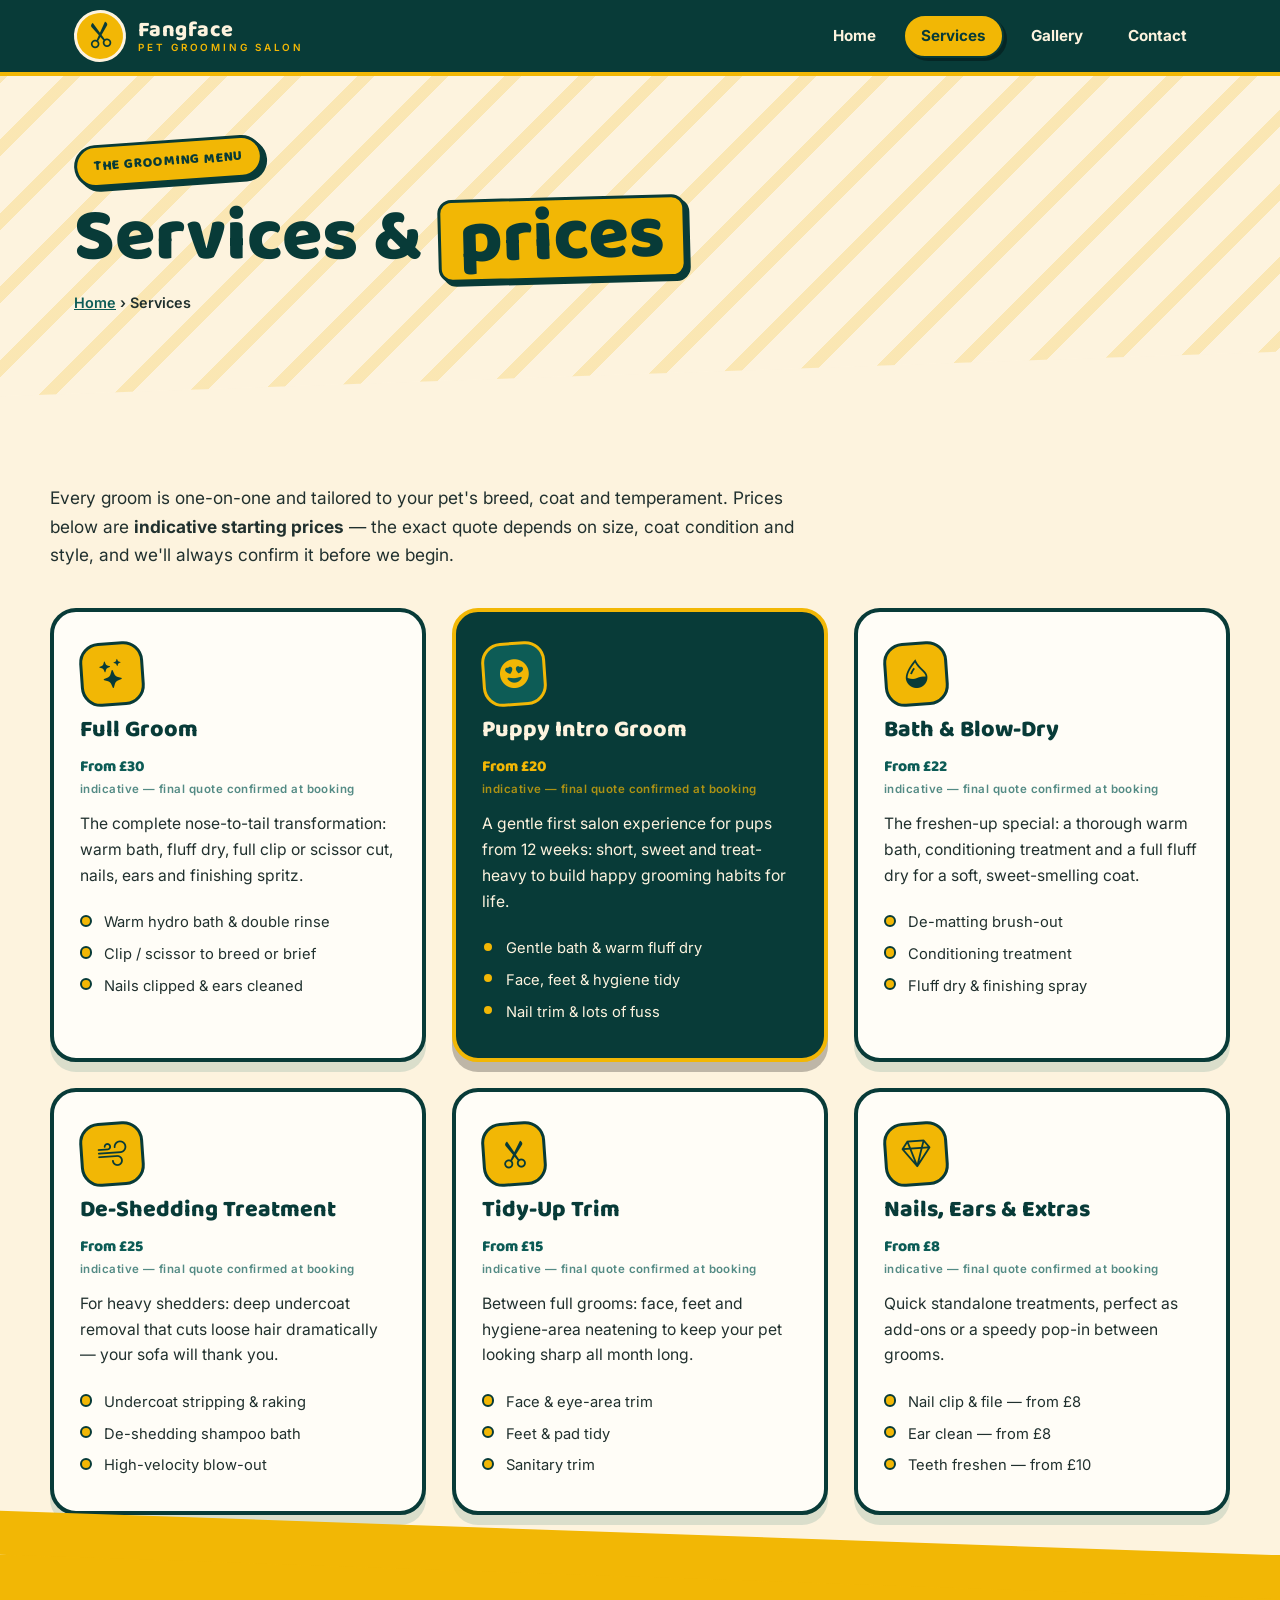
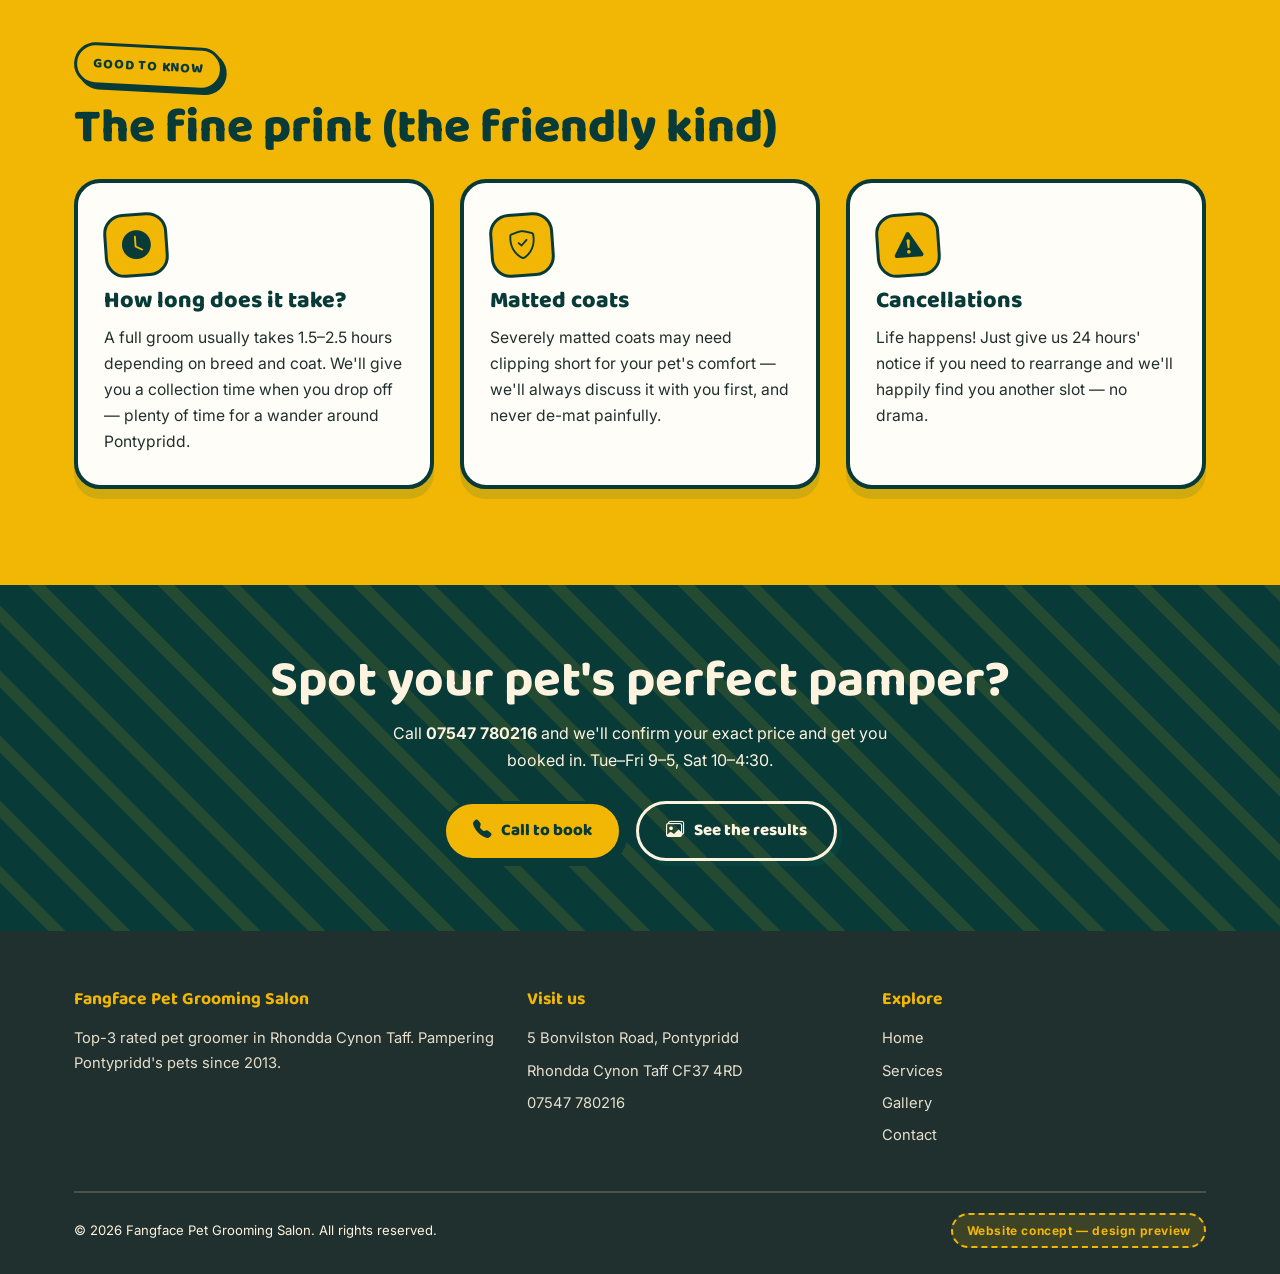
<file: services.html>
<!DOCTYPE html>
<html lang="en-GB">
<head>
  <meta charset="UTF-8">
  <meta name="viewport" content="width=device-width, initial-scale=1.0">
  <title>Grooming Services &amp; Prices | Fangface Pet Grooming Salon, Pontypridd</title>
  <meta name="description" content="Full grooms, puppy trims, bath & blow-dry, de-shedding, nail clipping and more at Fangface Pet Grooming Salon, Pontypridd. Indicative prices from £8. Call 07547 780216.">
  <meta property="og:title" content="Services & Prices — Fangface Pet Grooming Salon">
  <meta property="og:description" content="The full grooming menu: full grooms, puppy intros, bath & blow-dry, de-shedding and nail care. Indicative pricing.">
  <meta property="og:type" content="website">
  <link rel="stylesheet" href="https://cdn.jsdelivr.net/npm/bootstrap-icons@1.11.3/font/bootstrap-icons.min.css">
  <link rel="stylesheet" href="styles.css">
</head>
<body>

<nav class="site-nav" aria-label="Main navigation">
  <div class="nav-inner">
    <a class="brand" href="index.html">
      <span class="brand-mark"><i class="bi bi-scissors" aria-hidden="true"></i></span>
      <span class="brand-name">Fangface<small>Pet Grooming Salon</small></span>
    </a>
    <div class="nav-links">
      <a href="index.html">Home</a>
      <a href="services.html" class="active" aria-current="page">Services</a>
      <a href="gallery.html">Gallery</a>
      <a href="contact.html">Contact</a>
    </div>
      <button class="nav-toggle" aria-label="Open menu" aria-expanded="false"><i class="bi bi-list" aria-hidden="true"></i></button>
  </div>
</nav>

<header class="page-hero">
  <div class="wrap">
    <p class="section-kicker"><span class="sticker">The grooming menu</span></p>
    <h1>Services &amp; <span class="hl">prices</span></h1>
    <p class="crumb"><a href="index.html">Home</a> &rsaquo; Services</p>
  </div>
</header>

<main>
  <section class="wrap" style="padding:80px 0 40px;">
    <p class="section-lead" style="max-width:70ch;">Every groom is one-on-one and tailored to your pet's breed, coat and temperament. Prices below are <strong>indicative starting prices</strong> — the exact quote depends on size, coat condition and style, and we'll always confirm it before we begin.</p>

    <div class="card-grid">
      <article class="card">
        <span class="icon-tile"><i class="bi bi-stars"></i></span>
        <h3>Full Groom</h3>
        <p class="price-tag">From £30 <small>indicative — final quote confirmed at booking</small></p>
        <p>The complete nose-to-tail transformation: warm bath, fluff dry, full clip or scissor cut, nails, ears and finishing spritz.</p>
        <ul class="incl">
          <li>Warm hydro bath &amp; double rinse</li>
          <li>Clip / scissor to breed or brief</li>
          <li>Nails clipped &amp; ears cleaned</li>
        </ul>
      </article>

      <article class="card teal-card">
        <span class="icon-tile"><i class="bi bi-emoji-heart-eyes-fill"></i></span>
        <h3>Puppy Intro Groom</h3>
        <p class="price-tag">From £20 <small>indicative — final quote confirmed at booking</small></p>
        <p>A gentle first salon experience for pups from 12 weeks: short, sweet and treat-heavy to build happy grooming habits for life.</p>
        <ul class="incl">
          <li>Gentle bath &amp; warm fluff dry</li>
          <li>Face, feet &amp; hygiene tidy</li>
          <li>Nail trim &amp; lots of fuss</li>
        </ul>
      </article>

      <article class="card">
        <span class="icon-tile"><i class="bi bi-droplet-half"></i></span>
        <h3>Bath &amp; Blow-Dry</h3>
        <p class="price-tag">From £22 <small>indicative — final quote confirmed at booking</small></p>
        <p>The freshen-up special: a thorough warm bath, conditioning treatment and a full fluff dry for a soft, sweet-smelling coat.</p>
        <ul class="incl">
          <li>De-matting brush-out</li>
          <li>Conditioning treatment</li>
          <li>Fluff dry &amp; finishing spray</li>
        </ul>
      </article>

      <article class="card">
        <span class="icon-tile"><i class="bi bi-wind"></i></span>
        <h3>De-Shedding Treatment</h3>
        <p class="price-tag">From £25 <small>indicative — final quote confirmed at booking</small></p>
        <p>For heavy shedders: deep undercoat removal that cuts loose hair dramatically — your sofa will thank you.</p>
        <ul class="incl">
          <li>Undercoat stripping &amp; raking</li>
          <li>De-shedding shampoo bath</li>
          <li>High-velocity blow-out</li>
        </ul>
      </article>

      <article class="card">
        <span class="icon-tile"><i class="bi bi-scissors"></i></span>
        <h3>Tidy-Up Trim</h3>
        <p class="price-tag">From £15 <small>indicative — final quote confirmed at booking</small></p>
        <p>Between full grooms: face, feet and hygiene-area neatening to keep your pet looking sharp all month long.</p>
        <ul class="incl">
          <li>Face &amp; eye-area trim</li>
          <li>Feet &amp; pad tidy</li>
          <li>Sanitary trim</li>
        </ul>
      </article>

      <article class="card">
        <span class="icon-tile"><i class="bi bi-gem"></i></span>
        <h3>Nails, Ears &amp; Extras</h3>
        <p class="price-tag">From £8 <small>indicative — final quote confirmed at booking</small></p>
        <p>Quick standalone treatments, perfect as add-ons or a speedy pop-in between grooms.</p>
        <ul class="incl">
          <li>Nail clip &amp; file — from £8</li>
          <li>Ear clean — from £8</li>
          <li>Teeth freshen — from £10</li>
        </ul>
      </article>
    </div>
  </section>

  <section class="diag mustard-band">
    <div class="wrap">
      <p class="section-kicker"><span class="sticker tilt-r">Good to know</span></p>
      <h2 class="section-title">The fine print (the friendly kind)</h2>
      <div class="card-grid" style="margin-top:26px;">
        <article class="card">
          <span class="icon-tile"><i class="bi bi-clock-fill"></i></span>
          <h3>How long does it take?</h3>
          <p>A full groom usually takes 1.5–2.5 hours depending on breed and coat. We'll give you a collection time when you drop off — plenty of time for a wander around Pontypridd.</p>
        </article>
        <article class="card">
          <span class="icon-tile"><i class="bi bi-shield-check"></i></span>
          <h3>Matted coats</h3>
          <p>Severely matted coats may need clipping short for your pet's comfort — we'll always discuss it with you first, and never de-mat painfully.</p>
        </article>
        <article class="card">
          <span class="icon-tile"><i class="bi bi-exclamation-triangle-fill"></i></span>
          <h3>Cancellations</h3>
          <p>Life happens! Just give us 24 hours' notice if you need to rearrange and we'll happily find you another slot — no drama.</p>
        </article>
      </div>
    </div>
  </section>

  <section class="cta-band">
    <div class="wrap">
      <h2>Spot your pet's perfect pamper?</h2>
      <p>Call <strong>07547 780216</strong> and we'll confirm your exact price and get you booked in. Tue–Fri 9–5, Sat 10–4:30.</p>
      <div class="btn-row">
        <a class="btn btn-mustard" href="tel:+447547780216"><i class="bi bi-telephone-fill"></i> Call to book</a>
        <a class="btn btn-ghost" href="gallery.html" style="color:var(--cream);border-color:var(--cream);"><i class="bi bi-images"></i> See the results</a>
      </div>
    </div>
  </section>
</main>

<footer class="site-footer">
  <div class="wrap">
    <div class="footer-grid">
      <div>
        <h4>Fangface Pet Grooming Salon</h4>
        <p>Top-3 rated pet groomer in Rhondda Cynon Taff. Pampering Pontypridd's pets since 2013.</p>
      </div>
      <div>
        <h4>Visit us</h4>
        <ul>
          <li>5 Bonvilston Road, Pontypridd</li>
          <li>Rhondda Cynon Taff CF37 4RD</li>
          <li><a href="tel:+447547780216">07547 780216</a></li>
        </ul>
      </div>
      <div>
        <h4>Explore</h4>
        <ul>
          <li><a href="index.html">Home</a></li>
          <li><a href="services.html">Services</a></li>
          <li><a href="gallery.html">Gallery</a></li>
          <li><a href="contact.html">Contact</a></li>
        </ul>
      </div>
    </div>
    <div class="footer-bottom">
      <span>&copy; 2026 Fangface Pet Grooming Salon. All rights reserved.</span>
      <span class="concept-badge">Website concept — design preview</span>
    </div>
  </div>
</footer>


<script>
document.addEventListener('DOMContentLoaded', function () {
  var btn = document.querySelector('.nav-toggle');
  var panel = document.querySelector('.nav-links');
  if (btn && panel) {
    btn.addEventListener('click', function () {
      var open = panel.classList.toggle('open');
      btn.setAttribute('aria-expanded', open ? 'true' : 'false');
    });
    panel.addEventListener('click', function (e) {
      if (e.target.closest('a')) {
        panel.classList.remove('open');
        btn.setAttribute('aria-expanded', 'false');
      }
    });
  }
});
</script>
</body>
</html>
</file>
<file: styles.css>
/* ============================================================
   FANGFACE PET GROOMING SALON — bold playful retro concept
   cream + deep teal + mustard  |  Baloo 2 display + Inter body
   ============================================================ */
@import url("https://fonts.googleapis.com/css2?family=Baloo+2:wght@500;600;700;800&family=Inter:wght@400;500;600;700&display=swap");

:root{
  --cream:   #FDF3DE;
  --cream-2: #FAEACB;
  --teal:    #0D5C56;
  --teal-dk: #083B38;
  --mustard: #F2B705;
  --mustard-dk:#D69A00;
  --ink:     #20302E;
  --coral:   #FF6B4A;
  --white:   #FFFDF7;
  --radius:  26px;
  --shadow:  0 10px 0 rgba(13,92,86,.14);
  --dots:url("data:image/svg+xml,%3Csvg xmlns='http://www.w3.org/2000/svg' width='44' height='44' viewBox='0 0 44 44'%3E%3Ccircle cx='10' cy='10' r='4.5' fill='%230D5C56' fill-opacity='0.10'/%3E%3Ccircle cx='32' cy='32' r='4.5' fill='%23F2B705' fill-opacity='0.28'/%3E%3C/svg%3E");
}

*{ box-sizing:border-box; margin:0; padding:0; }
html{ scroll-behavior:smooth; }
body{
  font-family:"Inter",system-ui,sans-serif;
  background:var(--cream);
  color:var(--ink);
  line-height:1.65;
  overflow-x:hidden;
}
img{ max-width:100%; display:block; }
h1,h2,h3,.display{ font-family:"Baloo 2",cursive; line-height:1.05; color:var(--teal-dk); }

.wrap{ max-width:1180px; margin:0 auto; padding:0 24px; }

/* ---------- sticker badge ---------- */
.sticker{
  display:inline-block;
  background:var(--mustard);
  color:var(--teal-dk);
  font-family:"Baloo 2",cursive;
  font-weight:800;
  text-transform:uppercase;
  letter-spacing:.06em;
  font-size:.85rem;
  padding:.55em 1.2em;
  border-radius:999px;
  border:3px solid var(--teal-dk);
  box-shadow:4px 4px 0 var(--teal-dk);
  transform:rotate(-4deg);
}
.sticker.tilt-r{ transform:rotate(3deg); }
.sticker.teal{ background:var(--teal); color:var(--cream); }

/* ---------- nav ---------- */
.site-nav{
  position:sticky; top:0; z-index:50;
  background:var(--teal-dk);
  border-bottom:4px solid var(--mustard);
}
.nav-inner{
  max-width:1180px; margin:0 auto; padding:10px 24px;
  display:flex; align-items:center; justify-content:space-between; gap:16px;
}
.brand{ display:flex; align-items:center; gap:12px; text-decoration:none; }
.brand-mark{
  width:52px; height:52px; border-radius:50%;
  background:var(--mustard); border:3px solid var(--cream);
  display:flex; align-items:center; justify-content:center;
  color:var(--teal-dk); font-size:1.7rem;
  transform:rotate(-6deg); flex:0 0 auto;
}
.brand-name{ font-family:"Baloo 2",cursive; font-weight:800; font-size:1.35rem;
  color:var(--cream); letter-spacing:.02em; line-height:1.1; }
.brand-name small{ display:block; font-family:"Inter",sans-serif; font-weight:600;
  font-size:.62rem; letter-spacing:.28em; text-transform:uppercase; color:var(--mustard); }
.nav-links{ display:flex; gap:8px; flex-wrap:wrap; }
.nav-links a{
  color:var(--cream); text-decoration:none; font-weight:700; font-size:.95rem;
  padding:.5em 1.1em; border-radius:999px; border:2px solid transparent;
  transition:transform .15s ease, background .15s ease;
}
.nav-links a:hover{ background:rgba(253,243,222,.14); transform:translateY(-2px); }
.nav-links a.active{ background:var(--mustard); color:var(--teal-dk); border-color:var(--teal-dk);
  box-shadow:3px 3px 0 rgba(0,0,0,.35); }

/* ---------- buttons ---------- */
.btn{
  display:inline-flex; align-items:center; gap:.6em;
  font-family:"Baloo 2",cursive; font-weight:800; font-size:1.05rem;
  text-decoration:none; padding:.7em 1.6em; border-radius:999px;
  border:3px solid var(--teal-dk); cursor:pointer;
  transition:transform .15s ease, box-shadow .15s ease;
}
.btn:hover{ transform:translateY(-3px) rotate(-1deg); }
.btn-mustard{ background:var(--mustard); color:var(--teal-dk); box-shadow:5px 5px 0 var(--teal-dk); }
.btn-mustard:hover{ box-shadow:7px 7px 0 var(--teal-dk); }
.btn-teal{ background:var(--teal); color:var(--cream); box-shadow:5px 5px 0 var(--mustard); }
.btn-ghost{ background:transparent; color:var(--teal-dk); box-shadow:5px 5px 0 rgba(13,92,86,.25); }
.btn i{ font-size:1.1em; }

/* ---------- hero (oversized stacked type) ---------- */
.hero{
  position:relative; overflow:hidden;
  background:
    var(--dots),
    repeating-linear-gradient(-45deg, transparent 0 46px, rgba(242,183,5,.16) 46px 60px),
    var(--cream);
  padding:72px 0 110px;
}
.hero-grid{ display:grid; grid-template-columns:1.15fr .85fr; gap:40px; align-items:center; }
.hero-kicker{ margin-bottom:18px; }
.hero-title{ font-weight:800; color:var(--teal-dk); }
.hero-title .line{ display:block; }
.hero-title .l1{ font-size:clamp(3.2rem,9vw,6.6rem); letter-spacing:.01em; }
.hero-title .l2{
  font-size:clamp(2.2rem,6.4vw,4.4rem); color:var(--white);
  background:var(--teal); display:inline-block; padding:.05em .45em;
  border-radius:18px; transform:rotate(-1.5deg);
  border:3px solid var(--teal-dk); box-shadow:6px 6px 0 var(--mustard);
  margin:.12em 0;
}
.hero-title .l3{ font-size:clamp(2.2rem,6.4vw,4.4rem); }
.hero-sub{ font-size:1.15rem; max-width:44ch; margin:22px 0 28px; font-weight:500; }
.hero-ctas{ display:flex; gap:14px; flex-wrap:wrap; }
.hero-meta{ display:flex; gap:26px; margin-top:34px; flex-wrap:wrap; }
.hero-meta .meta-item{ display:flex; align-items:center; gap:10px; font-weight:700; }
.hero-meta .meta-item i{ font-size:1.5rem; color:var(--teal); }
.hero-meta .meta-item small{ display:block; font-weight:500; font-size:.8rem; opacity:.75; }

.hero-photo{ position:relative; }
.hero-photo img{
  border-radius:36px; border:5px solid var(--teal-dk);
  box-shadow:12px 12px 0 var(--mustard);
  transform:rotate(2deg);
  width:100%; aspect-ratio:4/4.4; object-fit:cover;
}
.badge-float{
  position:absolute; z-index:2;
  display:flex; flex-direction:column; align-items:center; justify-content:center;
  width:128px; height:128px; border-radius:50%;
  background:var(--coral); color:var(--white);
  border:4px solid var(--teal-dk); box-shadow:5px 5px 0 var(--teal-dk);
  font-family:"Baloo 2",cursive; font-weight:800; text-align:center;
  font-size:.82rem; line-height:1.2; text-transform:uppercase;
}
.badge-float b{ font-size:1.5rem; }
.badge-float.a{ top:-34px; right:-12px; transform:rotate(10deg); }
.badge-float.b{ bottom:-30px; left:-20px; transform:rotate(-8deg); background:var(--teal); }

.hero-stripes{
  position:absolute; bottom:-46px; left:0; right:0; height:92px;
  background:var(--teal-dk);
  transform:skewY(-2.5deg);
}
.hero-stripes::after{
  content:""; position:absolute; inset:12px 0;
  background:repeating-linear-gradient(45deg, var(--mustard) 0 26px, var(--teal-dk) 26px 52px);
}

/* ---------- diagonal dividers ---------- */
.diag{ position:relative; padding:90px 0; }
.diag.teal-band{ background:var(--teal); color:var(--cream); }
.diag.teal-band h2, .diag.teal-band h3{ color:var(--cream); }
.diag.teal-band::before, .diag.teal-band::after{
  content:""; position:absolute; left:0; right:0; height:54px; background:var(--teal);
}
.diag.teal-band::before{ top:-27px; transform:skewY(-2deg); }
.diag.teal-band::after{ bottom:-27px; transform:skewY(2deg); }
.diag.mustard-band{ background:var(--mustard); }
.diag.mustard-band::before, .diag.mustard-band::after{
  content:""; position:absolute; left:0; right:0; height:44px; background:var(--mustard);
}
.diag.mustard-band::before{ top:-22px; transform:skewY(2deg); }
.diag.mustard-band::after{ bottom:-22px; transform:skewY(-2deg); }

.section-kicker{ margin-bottom:14px; }
.section-title{ font-size:clamp(2rem,4.5vw,3rem); font-weight:800; margin-bottom:8px; }
.section-lead{ font-size:1.08rem; max-width:60ch; margin-bottom:38px; }

/* ---------- chunky cards ---------- */
.card-grid{ display:grid; grid-template-columns:repeat(3,1fr); gap:26px; }
.card{
  background:var(--white); border:4px solid var(--teal-dk); border-radius:var(--radius);
  padding:30px 26px; box-shadow:var(--shadow);
  transition:transform .18s ease;
  display:flex; flex-direction:column; gap:12px;
}
.card:hover{ transform:translateY(-6px) rotate(-.5deg); }
.card .icon-tile{
  width:64px; height:64px; border-radius:20px;
  background:var(--mustard); border:3px solid var(--teal-dk);
  display:flex; align-items:center; justify-content:center;
  font-size:1.8rem; color:var(--teal-dk); transform:rotate(-4deg);
}
.card.teal-card{ background:var(--teal-dk); color:var(--cream); border-color:var(--mustard); box-shadow:0 10px 0 rgba(0,0,0,.25); }
.card.teal-card h3{ color:var(--cream); }
.card.teal-card .icon-tile{ background:var(--teal); color:var(--mustard); border-color:var(--mustard); }
.card h3{ font-size:1.45rem; font-weight:800; }
.price-tag{
  font-family:"Baloo 2",cursive; font-weight:800; font-size:1.25rem; color:var(--teal);
}
.card.teal-card .price-tag{ color:var(--mustard); }
.price-tag small{ font-family:"Inter",sans-serif; font-weight:600; font-size:.72rem; color:inherit; opacity:.7; display:block; letter-spacing:.04em; }
.card p{ font-size:.98rem; }
.card .incl{ list-style:none; margin-top:6px; font-size:.92rem; }
.card .incl li{ padding:.25em 0 .25em 1.6em; position:relative; }
.card .incl li::before{
  content:""; position:absolute; left:0; top:.55em; width:.55em; height:.55em;
  border-radius:50%; background:var(--mustard); border:2px solid var(--teal-dk);
}

/* ---------- zigzag feature rows (home) ---------- */
.zig{ display:grid; grid-template-columns:1fr 1fr; gap:44px; align-items:center; margin:64px 0; }
.zig:nth-of-type(even) .zig-text{ order:2; }
.zig-text .section-title{ font-size:clamp(1.8rem,3.6vw,2.5rem); margin-bottom:14px; }
.zig-text p{ margin-bottom:18px; }
.zig-img{ position:relative; }
.zig-img img{ border-radius:32px; border:5px solid var(--teal-dk); box-shadow:10px 10px 0 var(--teal); width:100%; aspect-ratio:4/3; object-fit:cover; }
.zig:nth-of-type(even) .zig-img img{ transform:rotate(-2deg); box-shadow:10px 10px 0 var(--mustard); }
.zig:nth-of-type(odd)  .zig-img img{ transform:rotate(2deg); }
.tick-list{ list-style:none; display:grid; gap:10px; margin:0 0 22px; }
.tick-list li{ display:flex; gap:12px; align-items:flex-start; font-weight:500; }
.tick-list i{ color:var(--teal); font-size:1.25rem; flex:0 0 auto; margin-top:2px; }

/* ---------- how-it-works steps ---------- */
.steps{ display:grid; grid-template-columns:repeat(3,1fr); gap:26px; counter-reset:step; }
.step{
  background:var(--white); border:4px solid var(--teal-dk); border-radius:var(--radius);
  padding:34px 26px 28px; position:relative; box-shadow:var(--shadow);
  counter-increment:step; color:var(--ink);
}
.step h3{ color:var(--ink); }
.diag.teal-band .step h3{ color:var(--ink); }
.step::before{
  content:counter(step);
  position:absolute; top:-26px; left:22px;
  width:56px; height:56px; border-radius:50%;
  background:var(--coral); color:var(--white);
  border:4px solid var(--teal-dk);
  font-family:"Baloo 2",cursive; font-weight:800; font-size:1.6rem;
  display:flex; align-items:center; justify-content:center;
  transform:rotate(-8deg);
}
.step h3{ margin-bottom:8px; font-size:1.4rem; }
.step i{ font-size:2rem; color:var(--teal); }

/* ---------- gallery masonry ---------- */
.masonry{ columns:3; column-gap:22px; }
.m-item{
  break-inside:avoid; margin-bottom:22px;
  border:4px solid var(--teal-dk); border-radius:22px; overflow:hidden;
  background:var(--white); box-shadow:6px 6px 0 rgba(13,92,86,.16);
  transition:transform .18s ease;
}
.m-item:hover{ transform:rotate(-1deg) scale(1.015); }
.m-item img{ width:100%; }
.m-item figcaption{
  padding:12px 18px; font-family:"Baloo 2",cursive; font-weight:700; color:var(--teal-dk);
  background:var(--mustard); border-top:4px solid var(--teal-dk);
}

/* ---------- contact ---------- */
.contact-grid{ display:grid; grid-template-columns:1fr 1.1fr; gap:34px; align-items:start; }
.info-card{
  background:var(--teal-dk); color:var(--cream);
  border-radius:var(--radius); padding:34px 30px;
  border:4px solid var(--mustard); box-shadow:8px 8px 0 var(--mustard);
}
.info-card h3{ color:var(--cream); font-size:1.4rem; margin-bottom:6px; }
.info-row{ display:flex; gap:14px; padding:14px 0; border-bottom:2px dashed rgba(253,243,222,.25); }
.info-row:last-child{ border-bottom:none; }
.info-row i{ font-size:1.5rem; color:var(--mustard); flex:0 0 auto; }
.info-row a{ color:var(--cream); font-weight:700; }
.hours-table{ width:100%; border-collapse:collapse; font-size:.95rem; }
.hours-table td{ padding:.55em .3em; border-bottom:2px dashed rgba(253,243,222,.25); }
.hours-table tr:last-child td{ border-bottom:none; }
.hours-table td:first-child{ font-weight:700; color:var(--mustard); width:46%; }
.hours-table .closed{ color:var(--coral); font-weight:700; }

.form-card{
  background:var(--white); border:4px solid var(--teal-dk); border-radius:var(--radius);
  padding:34px 30px; box-shadow:var(--shadow); transform:rotate(.6deg);
}
.form-card h3{ margin-bottom:6px; font-size:1.5rem; }
.form-card p{ margin-bottom:20px; font-size:.95rem; }
.field{ margin-bottom:16px; }
.field label{ display:block; font-weight:700; margin-bottom:6px; font-size:.92rem; }
.field input, .field select, .field textarea{
  width:100%; font:inherit; padding:.75em 1em;
  border:3px solid var(--teal-dk); border-radius:14px; background:var(--cream);
  color:var(--ink);
}
.field input:focus, .field select:focus, .field textarea:focus{
  outline:none; border-color:var(--mustard-dk); box-shadow:0 0 0 3px rgba(242,183,5,.35);
  background:var(--white);
}
.field textarea{ min-height:130px; resize:vertical; }
.two-col{ display:grid; grid-template-columns:1fr 1fr; gap:16px; }

/* ---------- CTA band ---------- */
.cta-band{
  background:var(--teal-dk); color:var(--cream);
  border-top:6px solid var(--mustard);
  padding:70px 0; text-align:center; position:relative; overflow:hidden;
}
.cta-band::before{
  content:""; position:absolute; inset:0;
  background:repeating-linear-gradient(45deg, transparent 0 34px, rgba(242,183,5,.12) 34px 46px);
  pointer-events:none;
}
.cta-band h2{ color:var(--cream); font-size:clamp(2rem,5vw,3.2rem); margin-bottom:12px; position:relative; }
.cta-band p{ max-width:52ch; margin:0 auto 28px; position:relative; }
.cta-band .btn-row{ display:flex; gap:14px; justify-content:center; flex-wrap:wrap; position:relative; }

/* Big mustard CTA band variant */
.cta-band.mustard{
  background:var(--mustard); color:var(--teal-dk);
  border-top:6px solid var(--teal-dk);
}
.cta-band.mustard::before{
  background:
    var(--dots),
    repeating-linear-gradient(45deg, transparent 0 34px, rgba(13,92,86,.10) 34px 46px);
}
.cta-band.mustard h2{ color:var(--teal-dk); }
.cta-band.mustard .btn-ghost{ color:var(--teal-dk); border-color:var(--teal-dk); }
.cta-band.mustard p{ color:var(--teal-dk); font-weight:600; }

/* Dotted section tint for home "why" band */
.dot-band{ background:var(--dots), var(--cream-2); border-top:4px solid var(--teal-dk); border-bottom:4px solid var(--teal-dk); }

/* ---------- footer ---------- */
.site-footer{ background:var(--ink); color:var(--cream); padding:54px 0 26px; }
.footer-grid{ display:grid; grid-template-columns:1.3fr 1fr 1fr; gap:32px; margin-bottom:36px; }
.site-footer h4{ font-family:"Baloo 2",cursive; color:var(--mustard); margin-bottom:12px; font-size:1.1rem; }
.site-footer p, .site-footer li{ font-size:.92rem; opacity:.9; }
.site-footer ul{ list-style:none; }
.site-footer li{ margin-bottom:8px; }
.site-footer a{ color:var(--cream); text-decoration:none; }
.site-footer a:hover{ color:var(--mustard); }
.footer-bottom{
  border-top:2px solid rgba(253,243,222,.18); padding-top:20px;
  display:flex; justify-content:space-between; align-items:center; gap:12px; flex-wrap:wrap;
  font-size:.82rem;
}
.concept-badge{
  display:inline-block; font-size:.75rem; font-weight:700; letter-spacing:.05em;
  background:rgba(242,183,5,.14); color:var(--mustard);
  border:2px dashed var(--mustard); border-radius:999px; padding:.45em 1.1em;
}

/* ---------- page headers (inner pages) ---------- */
.page-hero{
  background:
    repeating-linear-gradient(-45deg, transparent 0 40px, rgba(242,183,5,.2) 40px 52px),
    var(--cream);
  padding:64px 0 90px; position:relative; overflow:hidden;
}
.page-hero h1{ font-size:clamp(2.6rem,7vw,4.6rem); font-weight:800; }
.page-hero h1 .hl{
  background:var(--mustard); border:3px solid var(--teal-dk); border-radius:14px;
  padding:0 .25em; display:inline-block; transform:rotate(-1.5deg);
  box-shadow:4px 4px 0 var(--teal-dk);
}
.page-hero .crumb{ margin-top:10px; font-weight:600; font-size:.9rem; }
.page-hero .crumb a{ color:var(--teal); }
.page-hero::after{
  content:""; position:absolute; bottom:-30px; left:0; right:0; height:60px;
  background:var(--cream); transform:skewY(-2deg);
}

/* ---------- Homepage enrichment (highlights / photo cards / gallery / FAQ) ---------- */
img[width]{ height:auto; }
.highlights{ display:grid; grid-template-columns:repeat(4,1fr); gap:20px; }
.highlight{ display:flex; gap:14px; align-items:flex-start; background:var(--white); border:4px solid var(--teal-dk); border-radius:22px; padding:20px 18px; box-shadow:var(--shadow); }
.highlight i{ font-size:1.6rem; color:var(--teal); flex:0 0 auto; margin-top:2px; }
.highlight strong{ display:block; font-family:"Baloo 2",cursive; font-weight:800; font-size:1.1rem; color:var(--teal-dk); line-height:1.2; }
.highlight span{ display:block; font-size:.86rem; line-height:1.45; margin-top:3px; }
.photo-card{ padding:0 0 26px; overflow:hidden; }
.photo-card img{ width:100%; aspect-ratio:4/3; object-fit:cover; border-bottom:4px solid var(--teal-dk); }
.photo-card h3, .photo-card p, .photo-card .btn{ margin-left:26px; margin-right:26px; }
.photo-card h3{ margin-top:20px; }
.photo-card .btn{ align-self:flex-start; margin-top:auto; }
.gallery-strip{ display:grid; grid-template-columns:repeat(3,1fr); gap:22px; }
.gallery-strip figure{ border:4px solid var(--teal-dk); border-radius:22px; overflow:hidden; background:var(--white); box-shadow:6px 6px 0 rgba(13,92,86,.16); }
.gallery-strip img{ width:100%; aspect-ratio:4/3; object-fit:cover; }
.gallery-strip figcaption{ padding:12px 18px; font-family:"Baloo 2",cursive; font-weight:700; color:var(--teal-dk); background:var(--mustard); border-top:4px solid var(--teal-dk); }
.faq-list{ display:grid; gap:16px; max-width:860px; }
.faq-item{ background:var(--white); border:4px solid var(--teal-dk); border-radius:22px; padding:20px 24px; box-shadow:var(--shadow); }
.faq-item summary{ font-family:"Baloo 2",cursive; font-weight:800; font-size:1.15rem; color:var(--teal-dk); cursor:pointer; }
.faq-item p{ margin-top:8px; font-size:.97rem; }
.faq-item a{ color:var(--teal); font-weight:700; }
@media (max-width:960px){ .highlights{ grid-template-columns:1fr 1fr; } .gallery-strip{ grid-template-columns:1fr 1fr; } }
@media (max-width:620px){ .highlights{ grid-template-columns:1fr; } .gallery-strip{ grid-template-columns:1fr; } }

/* ---------- responsive ---------- */
@media (max-width:960px){
  .hero-grid{ grid-template-columns:1fr; }
  .hero-photo{ max-width:520px; }
  .card-grid{ grid-template-columns:1fr 1fr; }
  .steps{ grid-template-columns:1fr; max-width:520px; margin:0 auto; }
  .zig{ grid-template-columns:1fr; gap:26px; margin:48px 0; }
  .zig:nth-of-type(even) .zig-text{ order:0; }
  .masonry{ columns:2; }
  .contact-grid{ grid-template-columns:1fr; }
  .footer-grid{ grid-template-columns:1fr 1fr; }
}
@media (max-width:620px){
  .card-grid{ grid-template-columns:1fr; }
  .masonry{ columns:1; }
  .footer-grid{ grid-template-columns:1fr; }
  .two-col{ grid-template-columns:1fr; }
  .nav-inner{ flex-direction:column; align-items:flex-start; }
  .badge-float.a{ right:6px; top:-30px; }
  .badge-float.b{ left:6px; }
  .diag{ padding:64px 0; }
  .hero{ padding:48px 0 96px; }
}

/* ---------- mobile image caps ---------- */
@media (max-width:768px){
  .hero-photo{ max-width:100%; }
  .hero-photo img{ max-height:340px; aspect-ratio:4/3; }
  .badge-float{ width:104px; height:104px; font-size:.72rem; }
  .badge-float b{ font-size:1.2rem; }
  .zig-img img{ max-height:300px; aspect-ratio:16/10; }
  .m-item img{ max-height:320px; object-fit:cover; }
  .hero-title .l1{ font-size:clamp(2.6rem,14vw,3.4rem); }
}

/* ---------- mobile nav toggle ---------- */
.nav-toggle{
  display:none; background:var(--mustard); color:var(--teal-dk);
  border:3px solid var(--teal-dk); border-radius:14px;
  width:48px; height:48px; font-size:1.55rem; cursor:pointer;
  align-items:center; justify-content:center; flex:0 0 auto;
  box-shadow:3px 3px 0 rgba(0,0,0,.35);
}
@media (max-width:768px){
  .nav-inner{ position:relative; flex-direction:row; align-items:center; }
  .nav-toggle{ display:inline-flex; }
  .nav-links{
    display:none; position:absolute; top:100%; left:0; right:0; z-index:60;
    background:var(--teal-dk); flex-direction:column; align-items:stretch; flex-wrap:nowrap;
    gap:6px; padding:14px 24px 22px; border-bottom:4px solid var(--mustard);
  }
  .nav-links.open{ display:flex; }
  .nav-links a{ display:block; padding:.8em 1.2em; }
}
</file>
